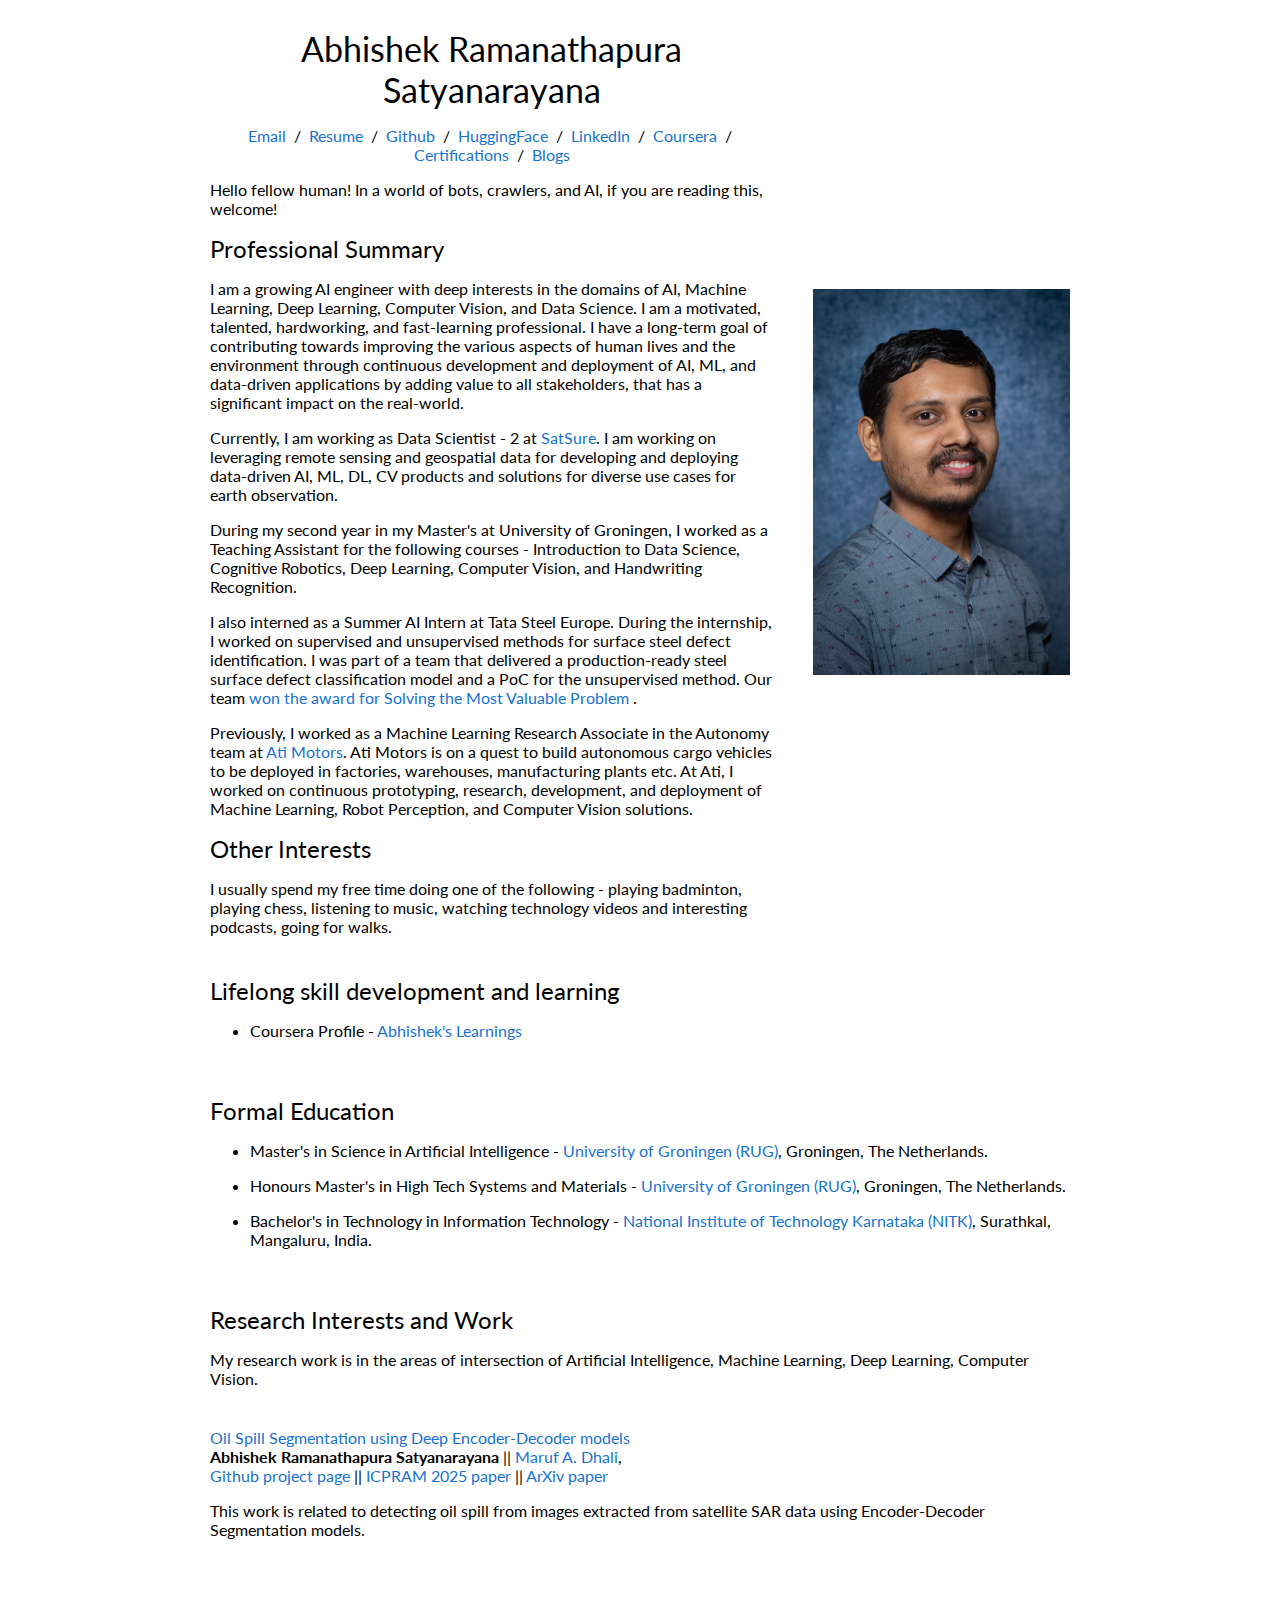
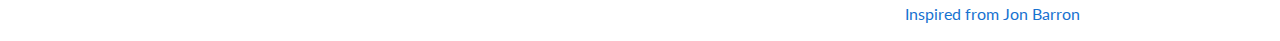
<file: index.html>
<!DOCTYPE HTML PUBLIC "-//W3C//DTD HTML 4.01 Transitional//EN">
<html>

<head>
  <meta name=viewport content=“width=800”>
  <meta name="generator" content="HTML Tidy for Linux/x86 (vers 11 February 2007), see www.w3.org">
  <meta name="google-site-verification" content="XXjK99sZKdpFN8kxwbglvDK8Gbhanfx-QfZGGG_TU1M" />
  <style type="text/css">
    /* Color scheme stolen from Sergey Karayev */

    a {
      color: #1772d0;
      text-decoration: none;
    }

    a:focus,
    a:hover {
      color: #f09228;
      text-decoration: none;
    }

    body,
    td,
    th,
    tr,
    p,
    a {
      font-family: 'Lato', Verdana, Helvetica, sans-serif;
      font-size: 16px
    }

    strong {
      font-family: 'Lato', Verdana, Helvetica, sans-serif;
      font-size: 16px;
    }

    heading {
      font-family: 'Lato', Verdana, Helvetica, sans-serif;
      font-size: 24px;
    }

    papertitle {
      font-family: 'Lato', Verdana, Helvetica, sans-serif;
      font-size: 16px;
      font-weight: 700
    }

    name {
      font-family: 'Lato', Verdana, Helvetica, sans-serif;
      font-size: 34px;
    }

    #paper_img{
      width: 200px;
    }

    .fade {
      transition: opacity .2s ease-in-out;
      -moz-transition: opacity .2s ease-in-out;
      -webkit-transition: opacity .2s ease-in-out;
    }

    span.highlight {
      background-color: #ffffd0;
    }
  </style>

  <title>Abhishek Ramanathapura Satyanarayana</title>
  <meta http-equiv="Content-Type" content="text/html; charset=us-ascii">
  <link href='http://fonts.googleapis.com/css?family=Lato:400,700,400italic,700italic' rel='stylesheet' type='text/css'>
</head>

<body>
  <table width="900" border="0" align="center" cellspacing="0" cellpadding="0">
    <tr>
      <td>
        <table width="100%" align="center" border="0" cellspacing="0" cellpadding="20">
          <tr>
            <td width="67%" valign="middle">
              <p align="center">
                <name>Abhishek Ramanathapura Satyanarayana</name>
              </p>

              <p align="center">
                <a href="mailto:abhishek.r.satyanarayana.4@gmail.com">Email</a> &nbsp/&nbsp
		            <a href="assets/docs/Resume_Abhishek_R_S.pdf">Resume</a> &nbsp/&nbsp
                <a href="https://www.github.com/abhishekrs4">Github</a> &nbsp/&nbsp
                <a href="https://www.huggingface.co/abhishekrs4">HuggingFace</a> &nbsp/&nbsp
                <a href="https://www.linkedin.com/in/abhishek-ramanathapura-satyanarayana-862608a0/">LinkedIn</a> &nbsp/&nbsp
                <a href="https://www.coursera.org/learner/abhishek-r-s">Coursera</a> &nbsp/&nbsp
                <a href="https://github.com/AbhishekRS4/Certifications">Certifications</a> &nbsp/&nbsp
                <a href="blogs/blogs.html"> Blogs </a>
              </p>

              <p>
                Hello fellow human! In a world of bots, crawlers, and AI, if you are reading this, welcome!
                <br>
              </p>

              <heading>Professional Summary</heading>
              <p>
                I am a growing AI engineer with deep interests in the domains of AI,
                Machine Learning, Deep Learning, Computer Vision, and Data Science.
                I am a motivated, talented, hardworking, and fast-learning professional.
                I have a long-term goal of contributing towards improving
                the various aspects of human lives and the environment through
                continuous development and deployment of AI, ML, and data-driven applications
                by adding value to all stakeholders, that has a significant impact on the real-world.
	            </p>

              <p>
                Currently, I am working as Data Scientist - 2 at <a href="https://www.satsure.co/">SatSure</a>.
                I am working on leveraging remote sensing and geospatial data for developing and deploying
                data-driven AI, ML, DL, CV products and solutions for diverse use cases for earth observation.
              </p>

              <p>
                During my second year in my Master's at University of Groningen, I worked as a Teaching Assistant
                for the following courses - Introduction to Data Science, Cognitive Robotics, Deep Learning,
                Computer Vision, and Handwriting Recognition.
              </p>

              <p>
                I also interned as a Summer AI Intern at Tata Steel Europe. During the internship, I worked on
                supervised and unsupervised methods for surface steel defect identification. I was part of a team
                that delivered a production-ready steel surface defect classification model and a PoC for the
                unsupervised method. Our team <a href="https://www.linkedin.com/feed/update/urn:li:activity:6976222093214396416/">
                won the award for Solving the Most Valuable Problem </a>.
              </p>

              <p>
                Previously, I worked as a Machine Learning Research Associate in the Autonomy team
                at <a href="https://www.atimotors.com/">Ati Motors</a>. Ati Motors is
                on a quest to build autonomous cargo vehicles to be deployed in
                factories, warehouses, manufacturing plants etc. At Ati, I worked
                on continuous prototyping, research, development, and deployment of
                Machine Learning, Robot Perception, and Computer Vision solutions.
              </p>

              <heading>Other Interests</heading>
              <p>
                I usually spend my free time doing one of the following - playing badminton, playing chess,
                listening to music, watching technology videos and interesting podcasts, going for walks.
              </p>
            </td>

            <td width="50%">
              <img width="100%" src="images/Abhishek_R_S.jpg">
            </td>
          </tr>
        </table>


        <table width="100%" align="center" border="0" cellspacing="0" cellpadding="20">
          <tr>
            <td>
              <heading>Lifelong skill development and learning</heading>
              <ul>
                <li>
                  <p>
                  Coursera Profile - <a href="https://www.coursera.org/learner/abhishek-r-s">Abhishek's Learnings</a>
                  </p>
                </li>
              </ul>
            </td>
          </tr>

          <tr>
            <td>
              <heading>Formal Education</heading>
              <ul>
                <li>
                  <p>
                  Master's in Science in Artificial Intelligence - <a href="https://www.rug.nl/">
                  University of Groningen (RUG)</a>, Groningen, The Netherlands.
                  </p>
                </li>
              </ul>

              <ul>
                <li>
                  <p>
                  Honours Master's in High Tech Systems and Materials - <a href="https://www.rug.nl/fse/education/htsm/?lang=en">
                  University of Groningen (RUG)</a>, Groningen, The Netherlands.
                  </p>
                </li>
              </ul>

              <ul>
                <li>
                  <p>
                  Bachelor's in Technology in Information Technology - <a href="http://nitk.ac.in/">
                  National Institute of Technology Karnataka (NITK)</a>, Surathkal, Mangaluru, India.
                  </p>
                </li>
              </ul>
            </td>
          </tr>
        </table>



        <table width="100%" align="center" border="0" cellspacing="0" cellpadding="20">
          <tr>
            <td width="100%" valign="middle">
              <heading>Research Interests and Work</heading>
              <p>
              My research work is in the areas of intersection of Artificial Intelligence, Machine Learning, Deep Learning, Computer Vision.
              </p>
            </td>
          </tr>

          <tr>
            <td style="width:100%;vertical-align:middle">
              <a href="https://www.scitepress.org/PublicationsDetail.aspx?ID=vkytS8s+DA8=&t=1">
                <span class="papertitle">Oil Spill Segmentation using Deep Encoder-Decoder models</span>
              </a>
              <br>

              <strong>Abhishek Ramanathapura Satyanarayana</strong>
              ||
              <a href="https://scholar.google.com/citations?user=vCM4STkAAAAJ&hl=en">Maruf A. Dhali</a>,
              <br>

              <a href="https://github.com/AbhishekRS4/HTSM_Oil_Spill_Segmentation">Github project page </a>
              ||
              <a href="https://www.scitepress.org/PublicationsDetail.aspx?ID=vkytS8s+DA8=&t=1">ICPRAM 2025 paper </a>
              ||
              <a href="https://arxiv.org/abs/2305.01386">ArXiv paper</a>
              <p>
              This work is related to detecting oil spill from images extracted from satellite SAR data using Encoder-Decoder Segmentation models.
              </p>
            </td>
          </tr>
        </table>

        <table width="100%" align="center" border="0" cellspacing="0" cellpadding="10">
          <tr>
            <td>
              <br>
              <p align="right">
                <font size="2">
                <a href="http://www.cs.berkeley.edu/~barron/">Inspired from Jon Barron</a>
                </font>
              </p>
            </td>
          </tr>
        </table>

      </td>
    </tr>
  </table>
</body>

</html>
</file>
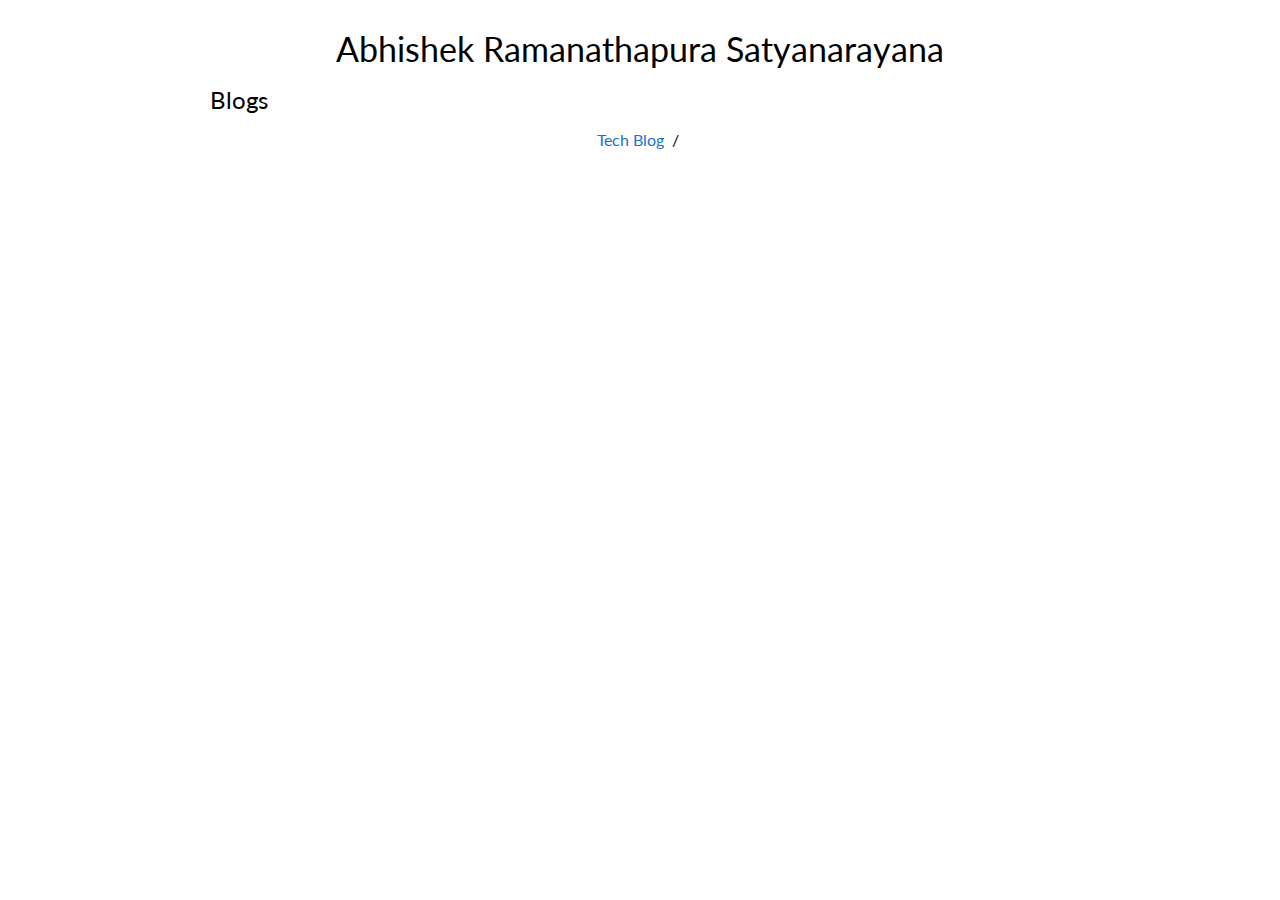
<file: blogs/blogs.html>
<!DOCTYPE HTML PUBLIC "-//W3C//DTD HTML 4.01 Transitional//EN">
<html>

<head>
  <meta name=viewport content=“width=800”>
  <meta name="generator" content="HTML Tidy for Linux/x86 (vers 11 February 2007), see www.w3.org">
  <meta name="google-site-verification" content="XXjK99sZKdpFN8kxwbglvDK8Gbhanfx-QfZGGG_TU1M" />
  <style type="text/css">
    /* Color scheme stolen from Sergey Karayev */

    a {
      color: #1772d0;
      text-decoration: none;
    }

    a:focus,
    a:hover {
      color: #f09228;
      text-decoration: none;
    }

    body,
    td,
    th,
    tr,
    p,
    a {
      font-family: 'Lato', Verdana, Helvetica, sans-serif;
      font-size: 16px
    }

    strong {
      font-family: 'Lato', Verdana, Helvetica, sans-serif;
      font-size: 16px;
    }

    heading {
      font-family: 'Lato', Verdana, Helvetica, sans-serif;
      font-size: 24px;
    }

    papertitle {
      font-family: 'Lato', Verdana, Helvetica, sans-serif;
      font-size: 16px;
      font-weight: 700
    }

    name {
      font-family: 'Lato', Verdana, Helvetica, sans-serif;
      font-size: 34px;
    }

    #paper_img{
      width: 200px;
    }

    .fade {
      transition: opacity .2s ease-in-out;
      -moz-transition: opacity .2s ease-in-out;
      -webkit-transition: opacity .2s ease-in-out;
    }

    span.highlight {
      background-color: #ffffd0;
    }
  </style>

  <title>Abhishek Ramanathapura Satyanarayana</title>
  <meta http-equiv="Content-Type" content="text/html; charset=us-ascii">
  <link href='http://fonts.googleapis.com/css?family=Lato:400,700,400italic,700italic' rel='stylesheet' type='text/css'>
</head>

<body>
  <table width="900" border="0" align="center" cellspacing="0" cellpadding="0">
    <tr>
      <td>
        <table width="100%" align="center" border="0" cellspacing="0" cellpadding="20">
          <tr>
            <td width="67%" valign="middle">
              <p align="center">
                <name>Abhishek Ramanathapura Satyanarayana</name>
              </p>

              <heading>Blogs</heading>

              <p align="center">
                <a href="tech_blogs/tech_blogs.html"> Tech Blog </a> &nbsp/&nbsp
              </p>
            </td>
          </tr>
        </table>
      </td>
    </tr>
  </table>
</body>

</html>
</file>
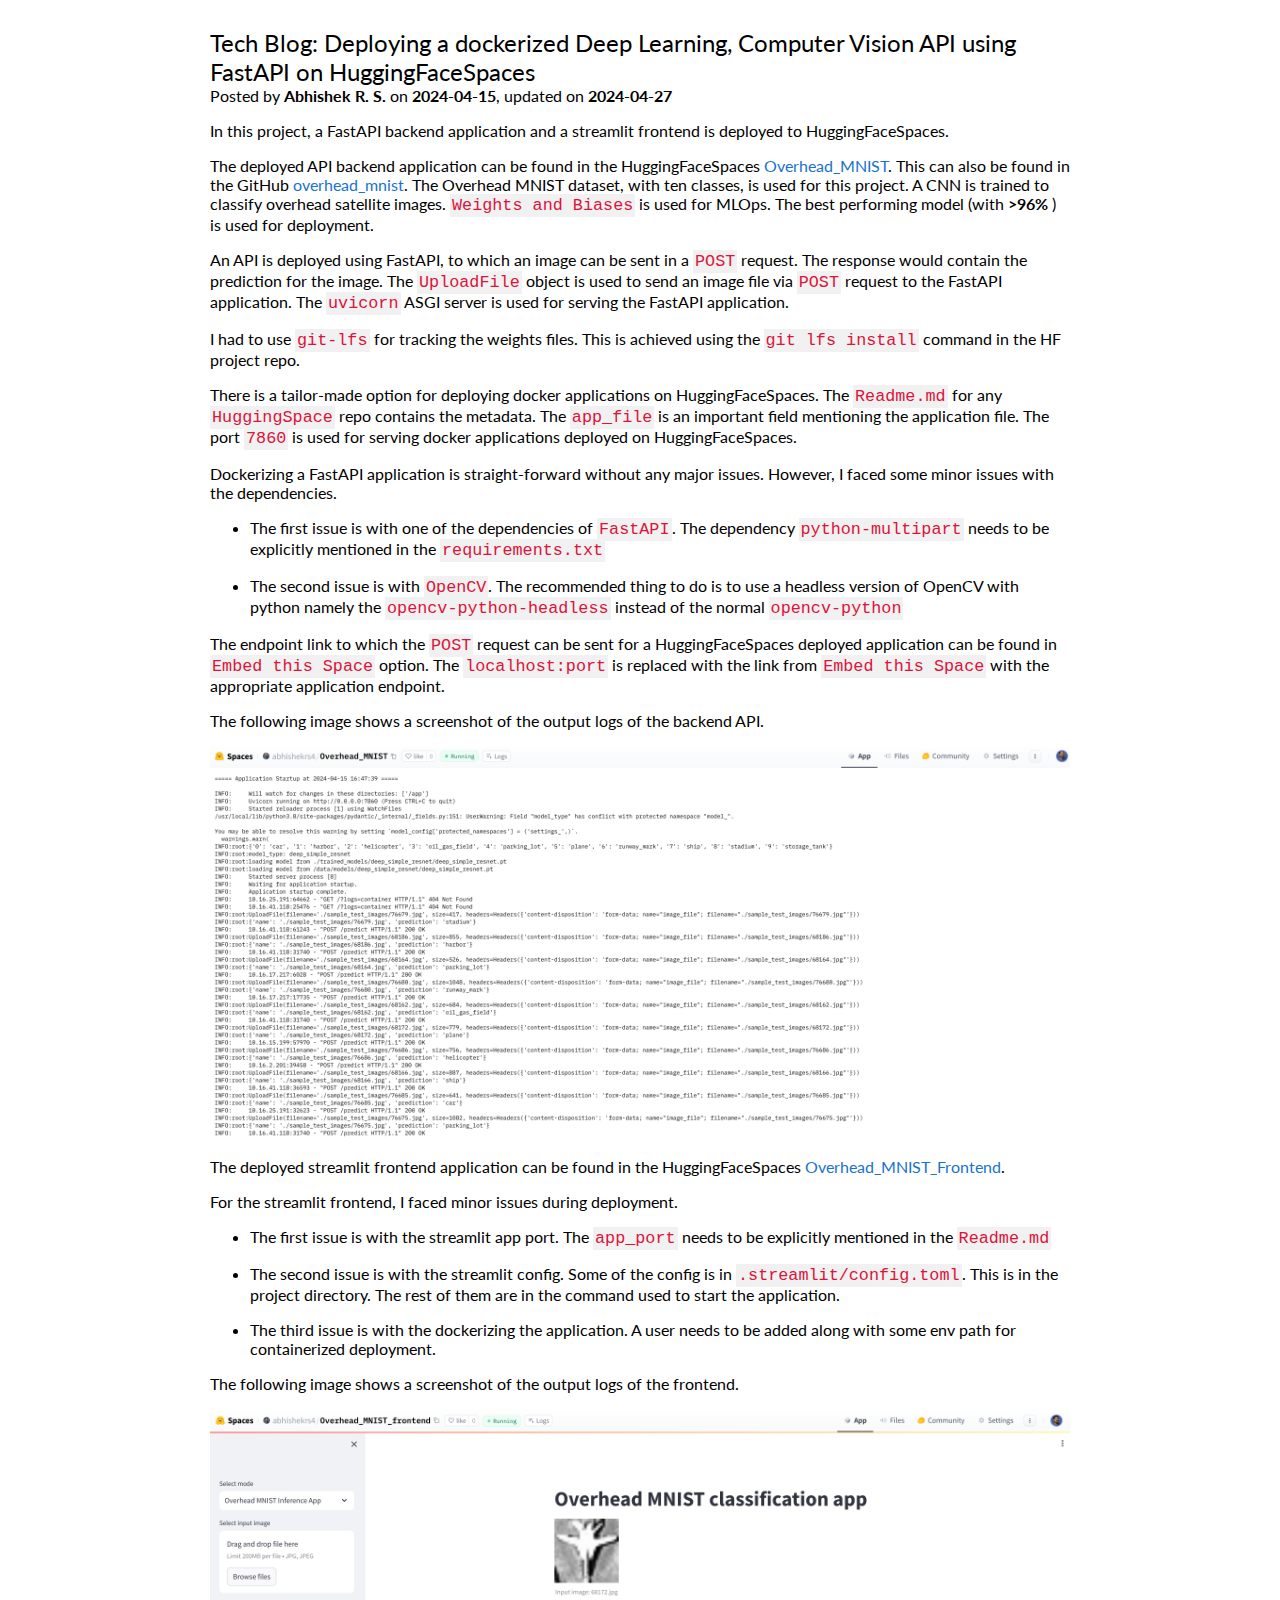
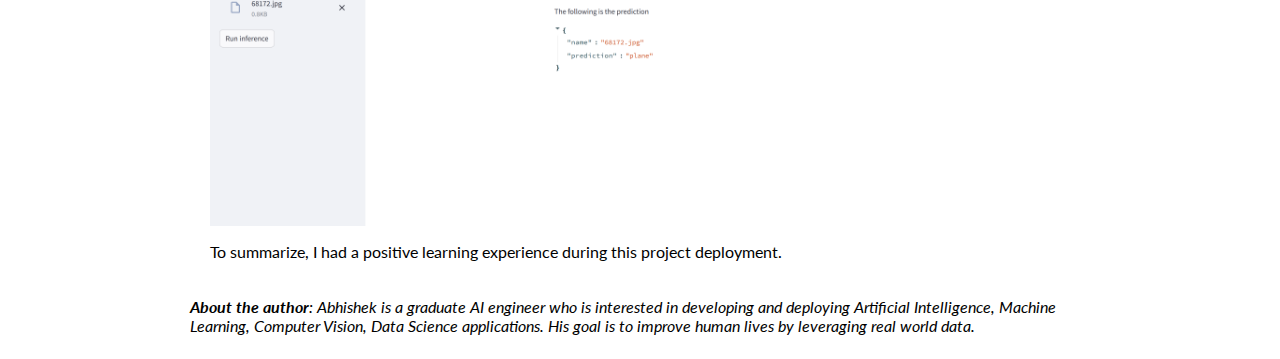
<file: blogs/tech_blogs/tech_blog_1.html>
<!DOCTYPE HTML PUBLIC "-//W3C//DTD HTML 4.01 Transitional//EN">
<html>

<head>
  <meta name=viewport content=“width=800”>
  <meta name="generator" content="HTML Tidy for Linux/x86 (vers 11 February 2007), see www.w3.org">
  <meta name="google-site-verification" content="XXjK99sZKdpFN8kxwbglvDK8Gbhanfx-QfZGGG_TU1M" />
  <style type="text/css">
    /* Color scheme stolen from Sergey Karayev */

    a {
      color: #1772d0;
      text-decoration: none;
    }

    a:focus,
    a:hover {
      color: #f09228;
      text-decoration: none;
    }

    body,
    td,
    th,
    tr,
    p,
    a {
      font-family: 'Lato', Verdana, Helvetica, sans-serif;
      font-size: 16px
    }

    strong {
      font-family: 'Lato', Verdana, Helvetica, sans-serif;
      font-size: 16px;
    }

    heading {
      font-family: 'Lato', Verdana, Helvetica, sans-serif;
      font-size: 24px;
    }

    papertitle {
      font-family: 'Lato', Verdana, Helvetica, sans-serif;
      font-size: 16px;
      font-weight: 700
    }

    name {
      font-family: 'Lato', Verdana, Helvetica, sans-serif;
      font-size: 34px;
    }

    #paper_img{
      width: 200px;
    }

    .fade {
      transition: opacity .2s ease-in-out;
      -moz-transition: opacity .2s ease-in-out;
      -webkit-transition: opacity .2s ease-in-out;
    }

    span.highlight {
      background-color: #ffffd0;
    }
  </style>

  <title>Abhishek Ramanathapura Satyanarayana</title>
  <meta http-equiv="Content-Type" content="text/html; charset=us-ascii">
  <link href='http://fonts.googleapis.com/css?family=Lato:400,700,400italic,700italic' rel='stylesheet' type='text/css'>
  <link href="../../assets/css/tech_blog.css" rel="stylesheet">
</head>

<body>
  <table width="900" border="0" align="center" cellspacing="0" cellpadding="0">
    <tr>
      <td>
        <table width="100%" align="center" border="0" cellspacing="0" cellpadding="20">
          <tr>
            <td width="67%" valign="middle">
              <heading>
                Tech Blog: Deploying a dockerized Deep Learning, Computer Vision API using FastAPI on HuggingFaceSpaces
              </heading>
              <br>
              <span> Posted by <strong>Abhishek R. S.</strong> on <strong>2024-04-15</strong>, updated on <strong>2024-04-27</strong> </span>

              <p>
                In this project, a FastAPI backend application and a streamlit frontend is deployed to HuggingFaceSpaces.
              </p>

              <p>
                The deployed API backend application can be found in the HuggingFaceSpaces
                <a href="https://huggingface.co/spaces/abhishekrs4/Overhead_MNIST">Overhead_MNIST</a>.
                This can also be found in the GitHub <a href="https://huggingface.co/spaces/abhishekrs4/Overhead_MNIST">overhead_mnist</a>.
                The Overhead MNIST dataset, with ten classes, is used for this project.
                A CNN is trained to classify overhead satellite images. <code>Weights and Biases</code> is used for MLOps.
                The best performing model (with <strong> >96% </strong>) is used for deployment.
              </p>

              <p>
                An API is deployed using FastAPI, to which an image can be sent in a <code>POST</code> request.
                The response would contain the prediction for the image. The <code>UploadFile</code> object is used to
                send an image file via <code>POST</code> request to the FastAPI application.
                The <code>uvicorn</code> ASGI server is used for serving the FastAPI application.
              </p>

              <p>
                I had to use <code>git-lfs</code> for tracking the weights files.
                This is achieved using the <code>git lfs install</code> command in the HF project repo.
              </p>

              </p>
                There is a tailor-made option for deploying docker applications on HuggingFaceSpaces.
                The <code>Readme.md</code> for any <code>HuggingSpace</code> repo contains the metadata.
                The <code>app_file</code> is an important field mentioning the application file.
                The port <code>7860</code> is used for serving docker applications deployed on HuggingFaceSpaces.
              </p>

              <p>
                Dockerizing a FastAPI application is straight-forward without any major issues.
                However, I faced some minor issues with the dependencies.
              </p>

              <ul>
                <li>
                  <p>
                    The first issue is with one of the dependencies of <code>FastAPI</code>.
                    The dependency <code>python-multipart</code> needs to be explicitly
                    mentioned in the <code>requirements.txt</code>
                  </p>
                </li>
                <li>
                  <p>
                    The second issue is with <code>OpenCV</code>. The recommended thing to do
                    is to use a headless version of OpenCV with python namely the <code>opencv-python-headless</code>
                    instead of the normal <code>opencv-python</code>
                  </p>
                </li>
              </ul>

              <p>
                The endpoint link to which the <code>POST</code> request can be sent for a HuggingFaceSpaces
                deployed application can be found in <code>Embed this Space</code> option. The <code>localhost:port</code>
                is replaced with the link from <code>Embed this Space</code> with the appropriate application endpoint.
              </p>

              <p>
                The following image shows a screenshot of the output logs of the backend API.
              </p>

              <div class="featured-image">
                <img src="../../assets/images/tech_blogs/blog_1/overhead_mnist_backend_hf.png" width="100%">
              </div>

              <p>
                The deployed streamlit frontend application can be found in the HuggingFaceSpaces
                <a href="https://huggingface.co/spaces/abhishekrs4/Overhead_MNIST_frontend">Overhead_MNIST_Frontend</a>.
              </p>

              <p>
                For the streamlit frontend, I faced minor issues during deployment.
              </p>

              <ul>
                <li>
                  <p>
                    The first issue is with the streamlit app port.
                    The <code>app_port</code> needs to be explicitly
                    mentioned in the <code>Readme.md</code>
                  </p>
                </li>
                <li>
                  <p>
                    The second issue is with the streamlit config. Some of the config is in <code>.streamlit/config.toml</code>.
                    This is in the project directory. The rest of them are in the command used to start the application.
                  </p>
                </li>
                <li>
                  <p>
                    The third issue is with the dockerizing the application. A user needs to be added along
                    with some env path for containerized deployment.
                  </p>
                </li>
              </ul>

              <p>
                The following image shows a screenshot of the output logs of the frontend.
              </p>

              <div class="featured-image">
                <img src="../../assets/images/tech_blogs/blog_1/overhead_mnist_frontend_hf.png" width="100%">
              </div>

              <p>
                To summarize, I had a positive learning experience during this project deployment.
              </p>
            </td>
          </tr>
        </table>

        <table width="100%" align="center" border="0" cellspacing="0" cellpadding="20">
          <p>
            <i>
              <strong>About the author</strong>: Abhishek is a graduate AI engineer who is interested
              in developing and deploying Artificial Intelligence, Machine Learning, Computer Vision, Data Science
              applications. His goal is to improve human lives by leveraging real world data.
            </i>
          </p>
        </table>

      </td>
    </tr>
  </table>
</body>

</html>
</file>
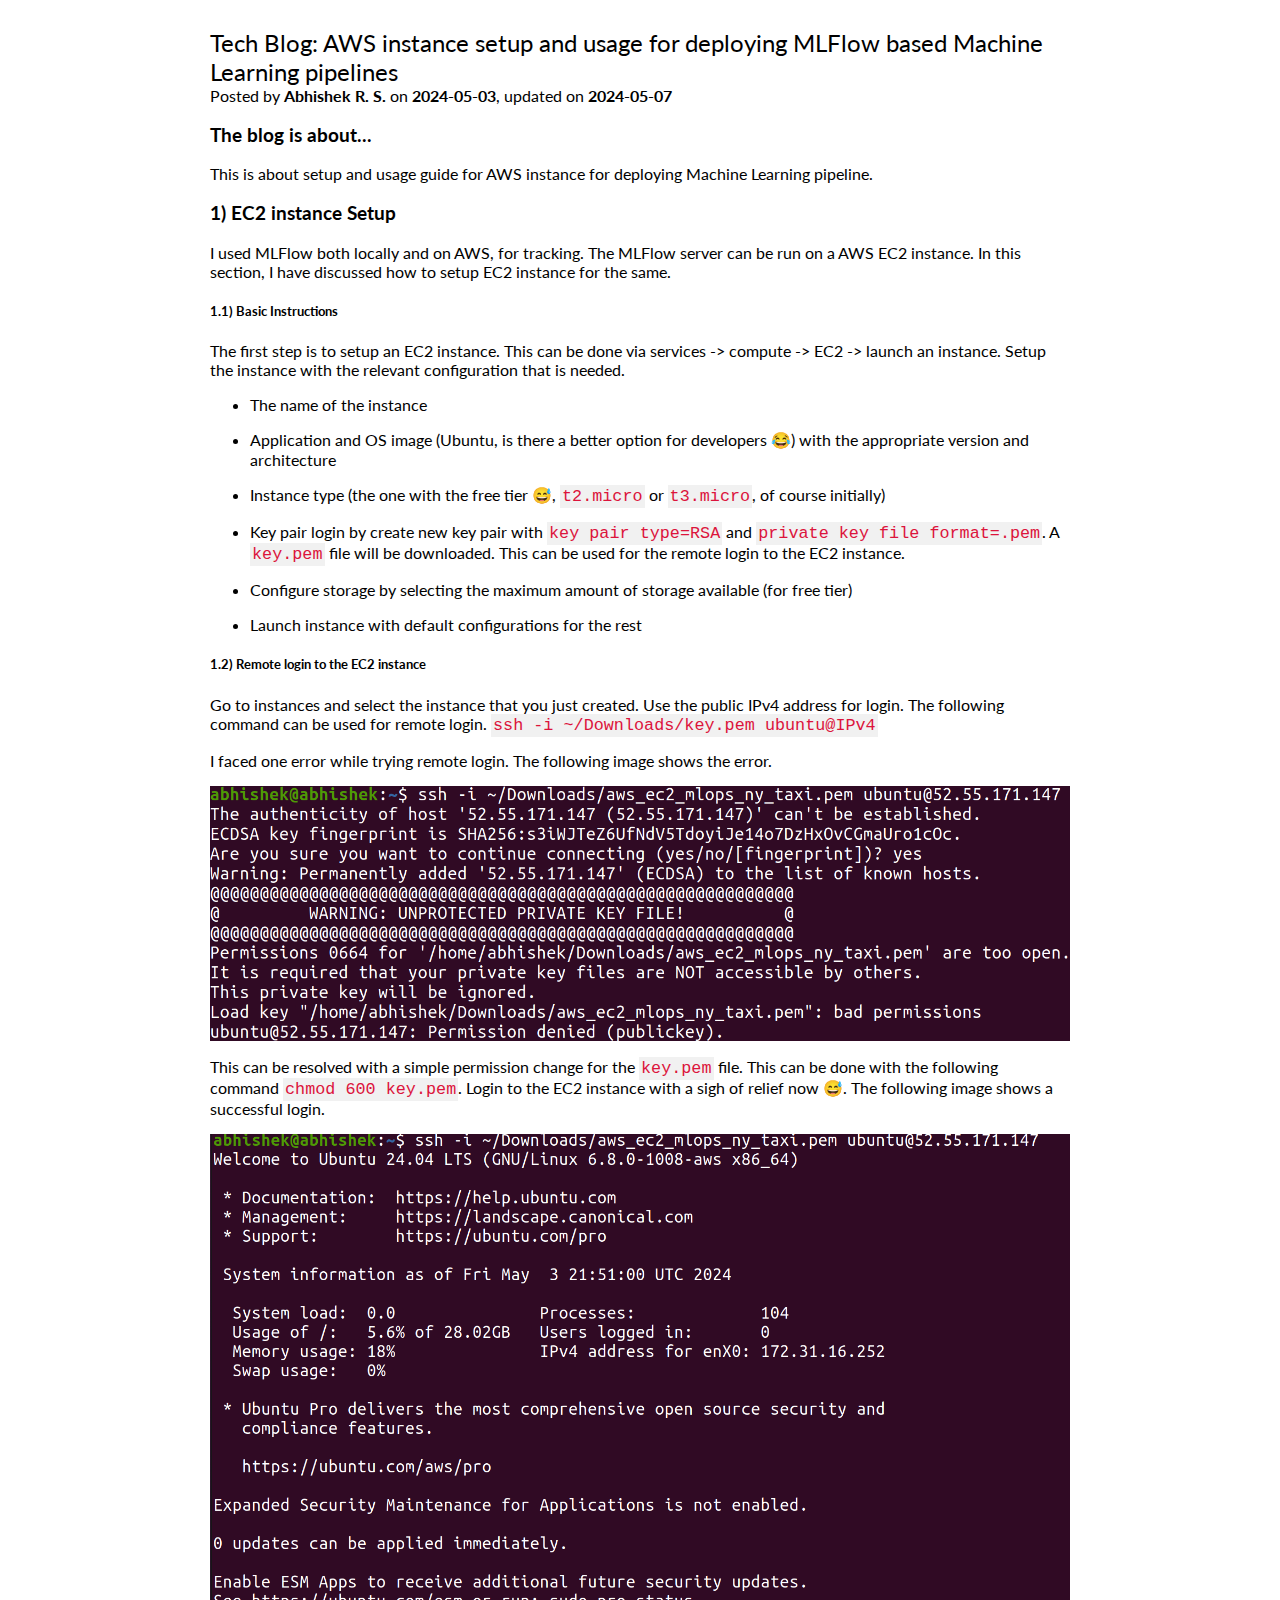
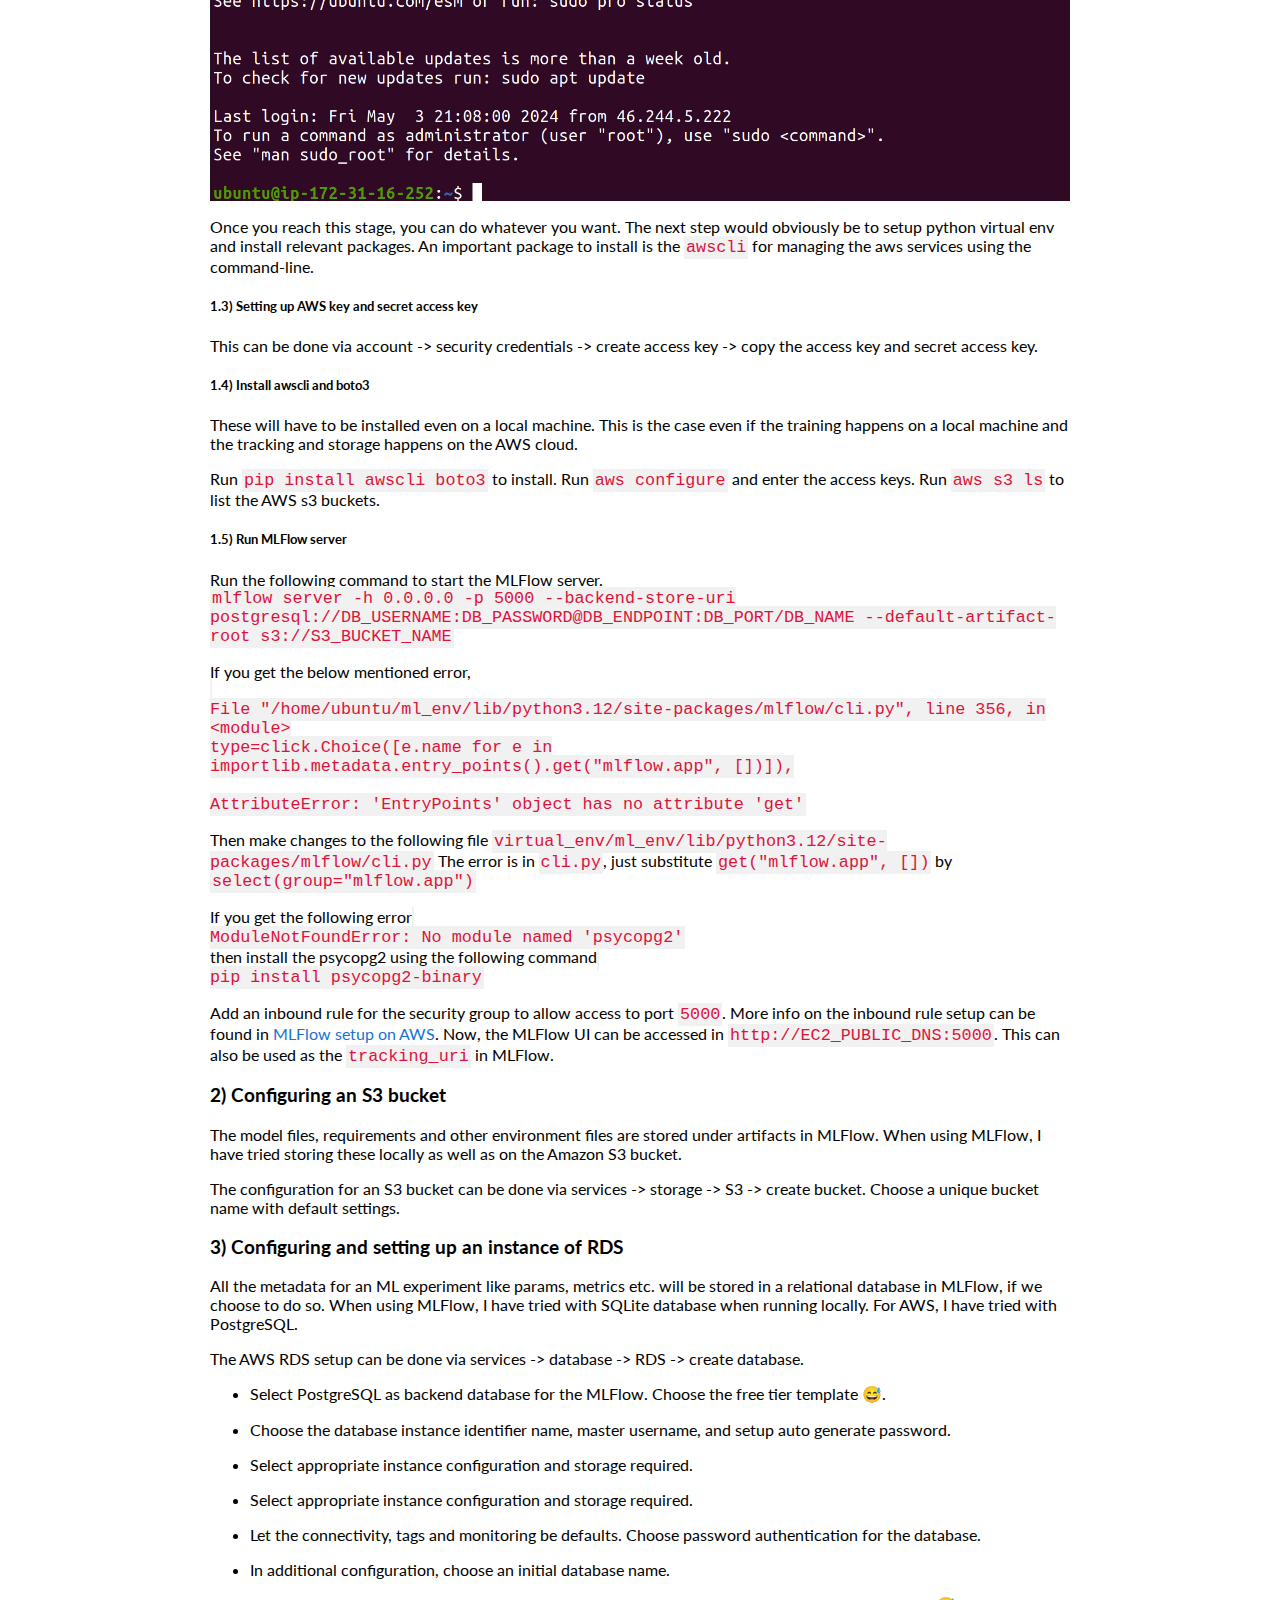
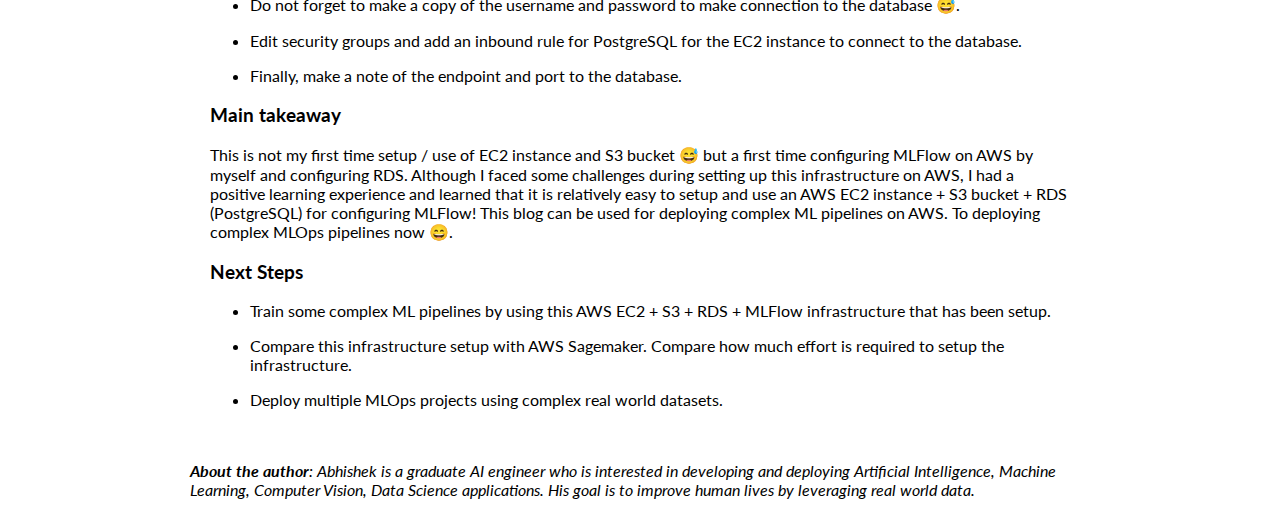
<file: blogs/tech_blogs/tech_blog_2.html>
<!DOCTYPE HTML PUBLIC "-//W3C//DTD HTML 4.01 Transitional//EN">
<html>

<head>
  <meta name=viewport content=“width=800”>
  <meta name="generator" content="HTML Tidy for Linux/x86 (vers 11 February 2007), see www.w3.org">
  <meta name="google-site-verification" content="XXjK99sZKdpFN8kxwbglvDK8Gbhanfx-QfZGGG_TU1M" />
  <style type="text/css">
    /* Color scheme stolen from Sergey Karayev */

    a {
      color: #1772d0;
      text-decoration: none;
    }

    a:focus,
    a:hover {
      color: #f09228;
      text-decoration: none;
    }

    body,
    td,
    th,
    tr,
    p,
    a {
      font-family: 'Lato', Verdana, Helvetica, sans-serif;
      font-size: 16px
    }

    strong {
      font-family: 'Lato', Verdana, Helvetica, sans-serif;
      font-size: 16px;
    }

    heading {
      font-family: 'Lato', Verdana, Helvetica, sans-serif;
      font-size: 24px;
    }

    papertitle {
      font-family: 'Lato', Verdana, Helvetica, sans-serif;
      font-size: 16px;
      font-weight: 700
    }

    name {
      font-family: 'Lato', Verdana, Helvetica, sans-serif;
      font-size: 34px;
    }

    #paper_img{
      width: 200px;
    }

    .fade {
      transition: opacity .2s ease-in-out;
      -moz-transition: opacity .2s ease-in-out;
      -webkit-transition: opacity .2s ease-in-out;
    }

    span.highlight {
      background-color: #ffffd0;
    }
  </style>

  <title>Abhishek Ramanathapura Satyanarayana</title>
  <meta http-equiv="Content-Type" content="text/html; charset=us-ascii">
  <link href='http://fonts.googleapis.com/css?family=Lato:400,700,400italic,700italic' rel='stylesheet' type='text/css'>
  <link href="../../assets/css/tech_blog.css" rel="stylesheet">
</head>

<body>
  <table width="900" border="0" align="center" cellspacing="0" cellpadding="0">
    <tr>
      <td>
        <table width="100%" align="center" border="0" cellspacing="0" cellpadding="20">
          <tr>
            <td width="67%" valign="middle">
              <heading>
                Tech Blog: AWS instance setup and usage for deploying MLFlow based Machine Learning pipelines
              </heading>
              <br>
              <span> Posted by <strong>Abhishek R. S.</strong> on <strong>2024-05-03</strong>, updated on <strong>2024-05-07</strong> </span>

              <!-- General info about the project -->
              <h3>The blog is about...</h3>
              <p>
                This is about setup and usage guide for AWS instance for deploying Machine Learning pipeline.
              </p>

              <!-- Some specific info about the project -->
              <h3>1) EC2 instance Setup</h3>
              <p>
                I used MLFlow both locally and on AWS, for tracking. The MLFlow server can be run on a AWS EC2 instance.
                In this section, I have discussed how to setup EC2 instance for the same.
              </p>
              <h5>1.1) Basic Instructions</h5>
              <p>
                The first step is to setup an EC2 instance. This can be done via services -> compute -> EC2 -> launch an instance.
                Setup the instance with the relevant configuration that is needed.
                <ul>
                  <li>
                    <p>
                      The name of the instance
                    </p>
                  </li>
                  <li>
                    <p>
                      Application and OS image (Ubuntu, is there a better option for developers &#128514;)
                      with the appropriate version and architecture
                    </p>
                  </li>
                  <li>
                    <p>
                      Instance type (the one with the free tier &#128517;, <code>t2.micro</code> or <code>t3.micro</code>, of course initially)
                    </p>
                  </li>
                  <li>
                    <p>
                      Key pair login by create new key pair with <code>key pair type=RSA</code> and <code>private key file format=.pem</code>.
                      A <code>key.pem</code> file will be downloaded. This can be used for the remote login to the EC2 instance.
                    </p>
                  </li>
                  <li>
                    <p>
                      Configure storage by selecting the maximum amount of storage available (for free tier)
                    </p>
                  </li>
                  <li>
                    <p>
                      Launch instance with default configurations for the rest
                    </p>
                  </li>
                </ul>
              </p>

              <h5>1.2) Remote login to the EC2 instance</h5>
              <p>
                Go to instances and select the instance that you just created. Use the public IPv4 address for login.
                The following command can be used for remote login.
                <code>ssh -i ~/Downloads/key.pem ubuntu@IPv4</code>
              </p>

              <!-- Some challenges faced during this project -->
              <p>
                I faced one error while trying remote login. The following image shows the error.
              </p>
              <div class="featured-image">
                <img src="../../assets/images/tech_blogs/blog_2/login_error_key_perm.png" width="100%">
              </div>

              <p>
                This can be resolved with a simple permission change for the <code>key.pem</code> file.
                This can be done with the following command <code>chmod 600 key.pem</code>.
                Login to the EC2 instance with a sigh of relief now &#128517;. The following
                image shows a successful login.
              </p>
              <div class="featured-image">
                <img src="../../assets/images/tech_blogs/blog_2/successful_login.png" width="100%">
              </div>

              <p>
                Once you reach this stage, you can do whatever you want. The next step would obviously
                be to setup python virtual env and install relevant packages. An important package to
                install is the <code>awscli</code> for managing the aws services using the command-line.
              </p>


              <h5>1.3) Setting up AWS key and secret access key</h5>
              <p>
                This can be done via account -> security credentials ->  create access key -> copy the access key and secret access key.
              </p>

              <h5>1.4) Install awscli and boto3</h5>
              These will have to be installed even on a local machine. This is the case even if the training happens
              on a local machine and the tracking and storage happens on the AWS cloud.
              <p>
                Run <code>pip install awscli boto3</code> to install.
                Run <code>aws configure</code> and enter the access keys.
                Run <code>aws s3 ls</code> to list the AWS s3 buckets.
              </p>

              <h5>1.5) Run MLFlow server</h5>
              <p>
                Run the following command to start the MLFlow server.
                <br>
                <code>mlflow server -h 0.0.0.0 -p 5000 --backend-store-uri postgresql://DB_USERNAME:DB_PASSWORD@DB_ENDPOINT:DB_PORT/DB_NAME --default-artifact-root s3://S3_BUCKET_NAME</code>
              </p>
              <p>
                If you get the below mentioned error,
                <br>
                <code>
                    File "/home/ubuntu/ml_env/lib/python3.12/site-packages/mlflow/cli.py", line 356, in &lt;module&gt;
                    type=click.Choice([e.name for e in importlib.metadata.entry_points().get("mlflow.app", [])]),

                    AttributeError: 'EntryPoints' object has no attribute 'get'
                </code>
              </p>
              <p>
                Then make changes to the following file
                <code>virtual_env/ml_env/lib/python3.12/site-packages/mlflow/cli.py</code>

                The error is in <code>cli.py</code>, just substitute <code>get("mlflow.app", [])</code> by <code>select(group="mlflow.app")</code>
              </p>
              <p>
                If you get the following error
                <code>
                  ModuleNotFoundError: No module named 'psycopg2'
                </code>

                then install the psycopg2 using the following command
                <code>
                  pip install psycopg2-binary
                </code>
              </p>
              <p>
                Add an inbound rule for the security group to allow access to port <code>5000</code>.
                More info on the inbound rule setup can be found in <a href="https://github.com/DataTalksClub/mlops-zoomcamp/blob/main/02-experiment-tracking/mlflow_on_aws.md">MLFlow setup on AWS</a>.
                Now, the MLFlow UI can be accessed in <code>http://EC2_PUBLIC_DNS:5000</code>. This can also be used as the <code>tracking_uri</code> in MLFlow.
              </p>

              <h3>2) Configuring an S3 bucket</h3>
              <p>
                The model files, requirements and other environment files are stored under artifacts in MLFlow.
                When using MLFlow, I have tried storing these locally as well as on the Amazon S3 bucket.
              </p>
              <p>
                The configuration for an S3 bucket can be done via services -> storage -> S3 -> create bucket.
                Choose a unique bucket name with default settings.
              </p>

              <h3>3) Configuring and setting up an instance of RDS</h3>
              <p>
                All the metadata for an ML experiment like params, metrics etc. will be stored in a relational database
                in MLFlow, if we choose to do so. When using MLFlow, I have tried with SQLite database when running locally.
                For AWS, I have tried with PostgreSQL.
              </p>
              <p>
                The AWS RDS setup can be done via services -> database -> RDS -> create database.
              </p>

              <ul>
                <li>
                  <p>
                    Select PostgreSQL as backend database for the MLFlow. Choose the free tier template &#128517;.
                  </p>
                </li>
                <li>
                  <p>
                    Choose the database instance identifier name, master username, and setup auto generate password.
                  </p>
                </li>
                <li>
                  <p>
                    Select appropriate instance configuration and storage required.
                  </p>
                </li>
                <li>
                  <p>
                    Select appropriate instance configuration and storage required.
                  </p>
                </li>
                <li>
                  <p>
                    Let the connectivity, tags and monitoring be defaults. Choose password authentication for the database.
                  </p>
                </li>
                <li>
                  <p>
                    In additional configuration, choose an initial database name.
                  </p>
                </li>
                <li>
                  <p>
                    Do not forget to make a copy of the username and password to make connection to the database &#128517;.
                  </p>
                </li>
                <li>
                  <p>
                    Edit security groups and add an inbound rule for PostgreSQL for the EC2 instance to connect to the database.
                  </p>
                </li>
                <li>
                  <p>
                    Finally, make a note of the endpoint and port to the database.
                  </p>
                </li>
              </ul>

              <!-- Some conclusions, learnings during this project -->
              <h3>Main takeaway</h3>
              <p>
                This is not my first time setup / use of EC2 instance and S3 bucket &#128517; but a first time configuring
                MLFlow on AWS by myself and configuring RDS. Although I faced some challenges during setting up this infrastructure on AWS,
                I had a positive learning experience and learned that it is relatively easy to setup and use an
                AWS EC2 instance + S3 bucket + RDS (PostgreSQL) for configuring MLFlow!
                This blog can be used for deploying complex ML pipelines on AWS. To deploying complex MLOps pipelines now &#128516;.
              </p>

              <!-- Future work ideas, to build on this project -->
              <h3>Next Steps</h3>
              <ul>
                <li>
                  <p>
                    Train some complex ML pipelines by using this AWS EC2 + S3 + RDS + MLFlow infrastructure that has been setup.
                  </p>
                </li>
                <li>
                  <p>
                    Compare this infrastructure setup with AWS Sagemaker. Compare how much effort is required to setup the infrastructure.
                  </p>
                </li>
                <li>
                  <p>
                    Deploy multiple MLOps projects using complex real world datasets.
                  </p>
                </li>
              </ul>
            </td>
          </tr>
        </table>

        <table width="100%" align="center" border="0" cellspacing="0" cellpadding="20">
          <p>
            <i>
              <strong>About the author</strong>: Abhishek is a graduate AI engineer who is interested
              in developing and deploying Artificial Intelligence, Machine Learning, Computer Vision, Data Science
              applications. His goal is to improve human lives by leveraging real world data.
            </i>
          </p>
        </table>

      </td>
    </tr>
  </table>
</body>

</html>
</file>
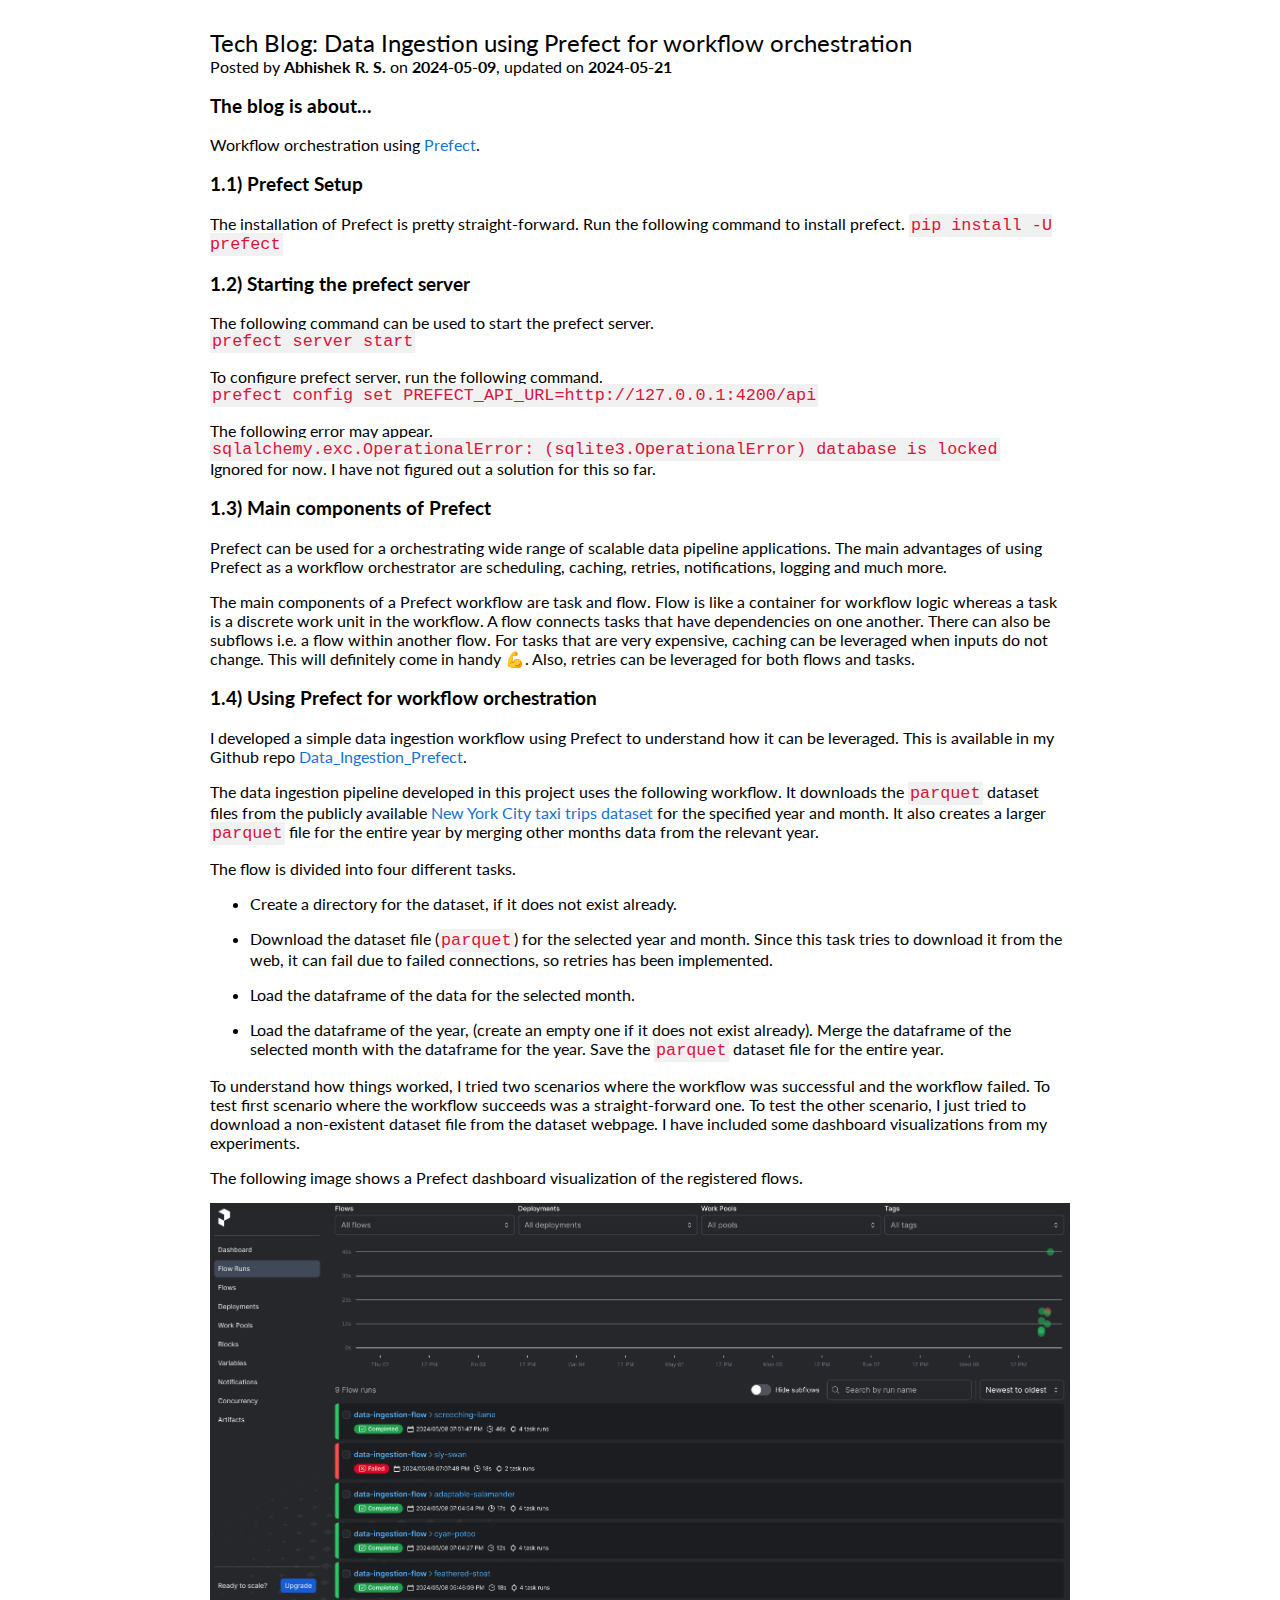
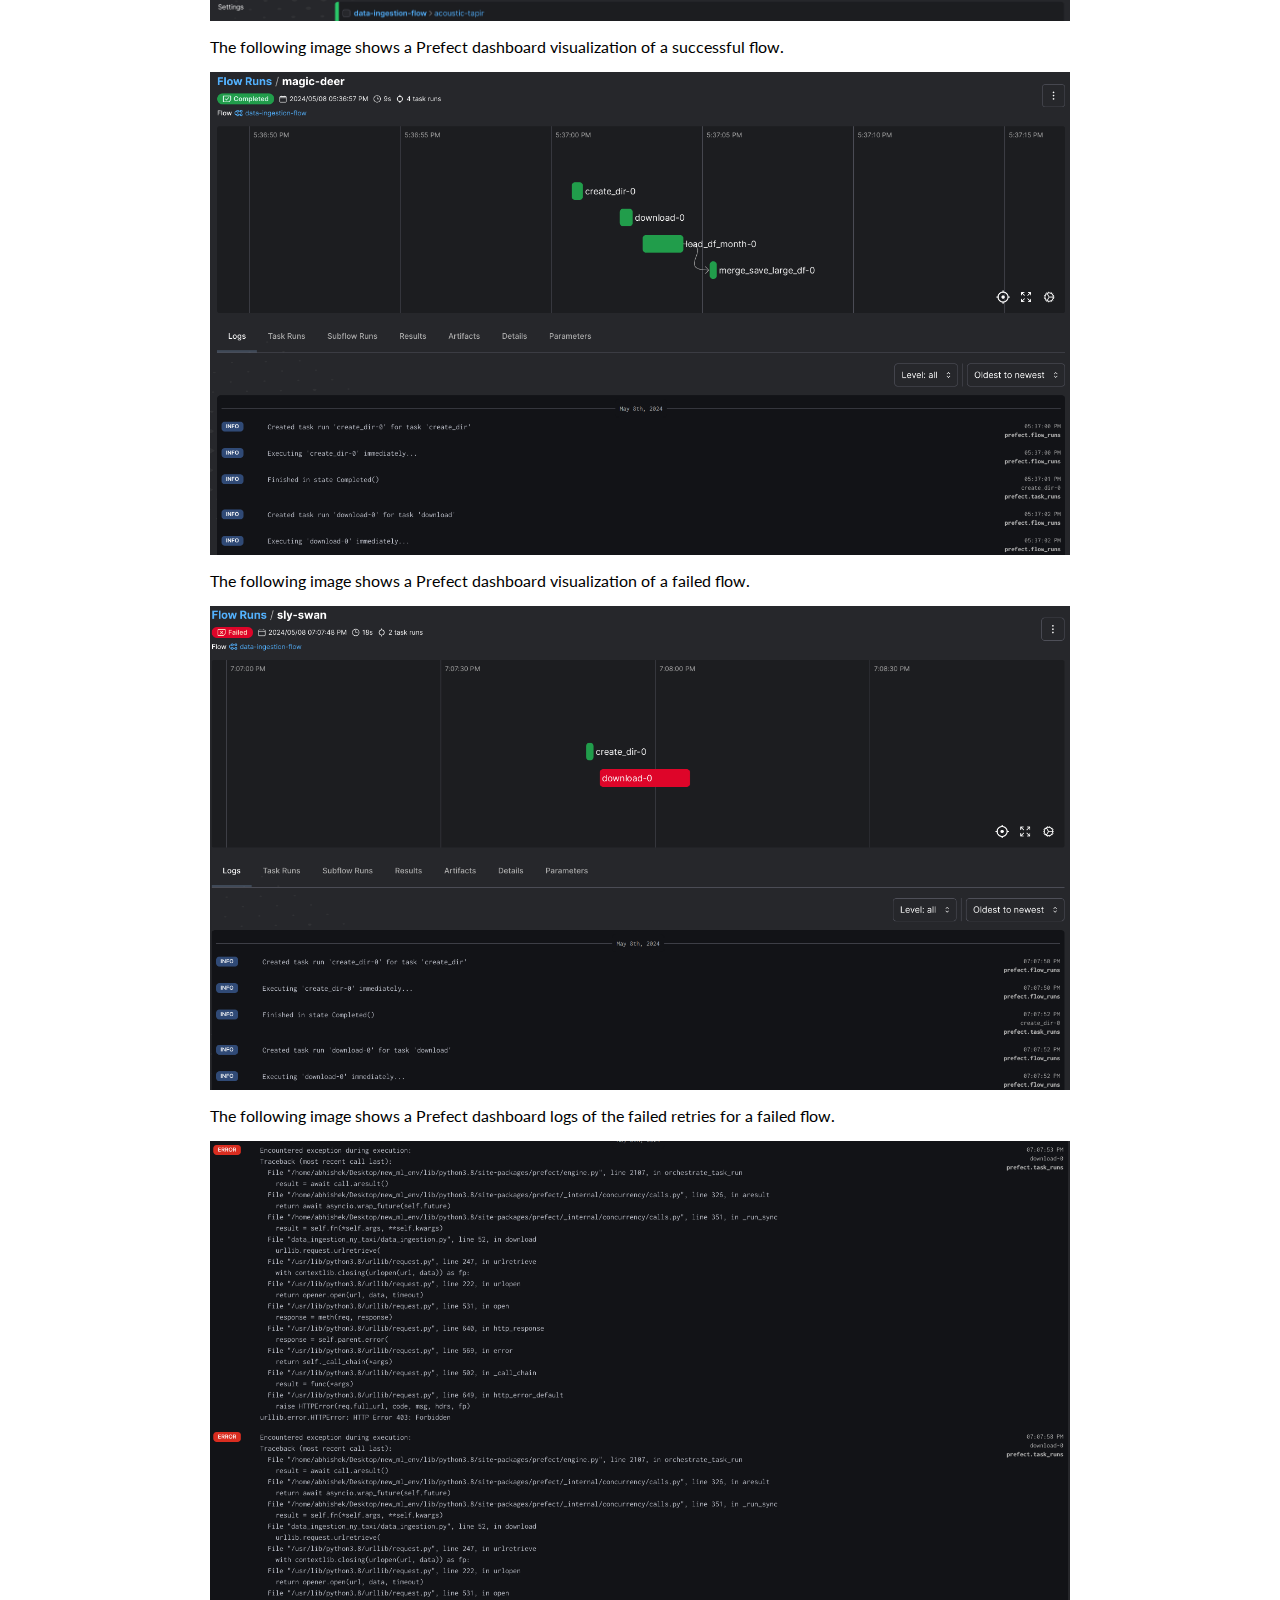
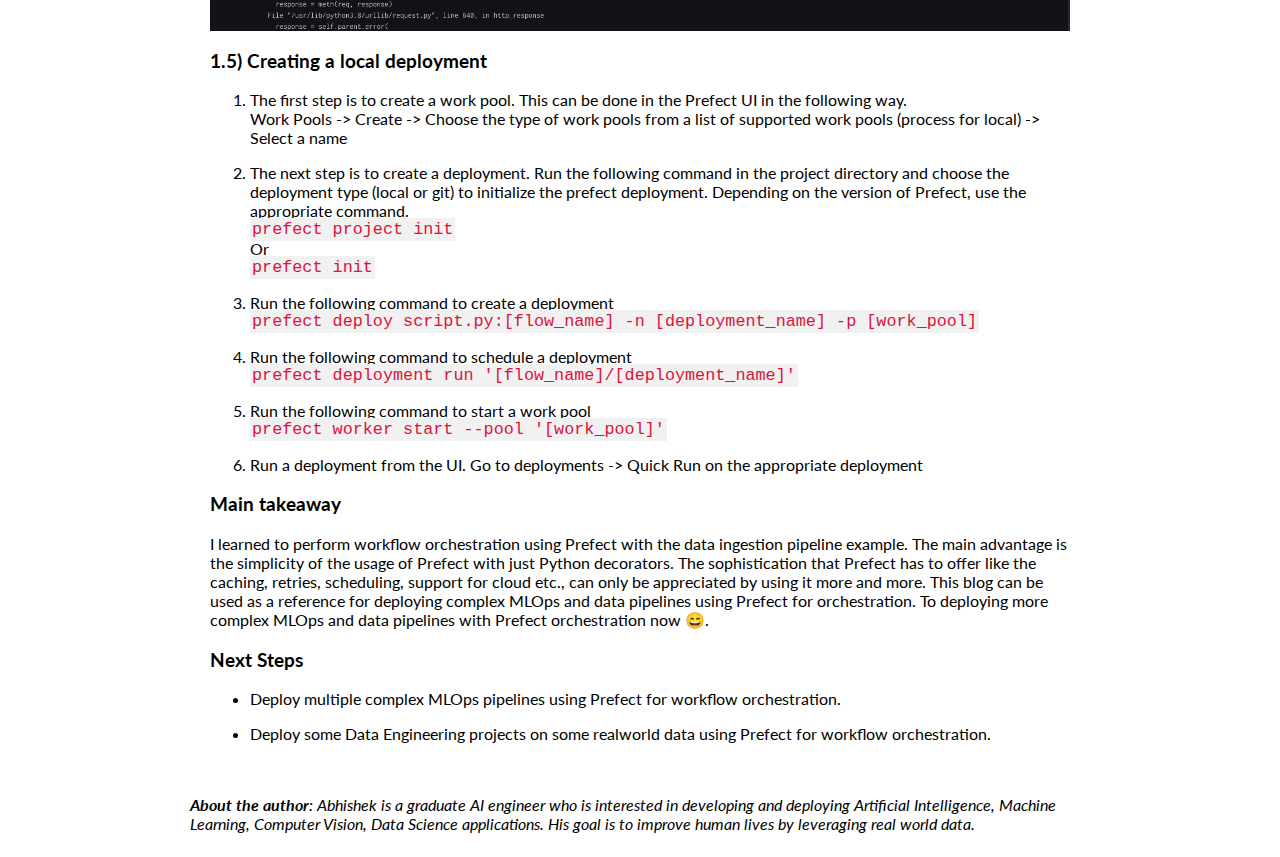
<file: blogs/tech_blogs/tech_blog_3.html>
<!DOCTYPE HTML PUBLIC "-//W3C//DTD HTML 4.01 Transitional//EN">
<html>

<head>
  <meta name=viewport content=“width=800”>
  <meta name="generator" content="HTML Tidy for Linux/x86 (vers 11 February 2007), see www.w3.org">
  <meta name="google-site-verification" content="XXjK99sZKdpFN8kxwbglvDK8Gbhanfx-QfZGGG_TU1M" />
  <style type="text/css">
    /* Color scheme stolen from Sergey Karayev */

    a {
      color: #1772d0;
      text-decoration: none;
    }

    a:focus,
    a:hover {
      color: #f09228;
      text-decoration: none;
    }

    body,
    td,
    th,
    tr,
    p,
    a {
      font-family: 'Lato', Verdana, Helvetica, sans-serif;
      font-size: 16px
    }

    strong {
      font-family: 'Lato', Verdana, Helvetica, sans-serif;
      font-size: 16px;
    }

    heading {
      font-family: 'Lato', Verdana, Helvetica, sans-serif;
      font-size: 24px;
    }

    papertitle {
      font-family: 'Lato', Verdana, Helvetica, sans-serif;
      font-size: 16px;
      font-weight: 700
    }

    name {
      font-family: 'Lato', Verdana, Helvetica, sans-serif;
      font-size: 34px;
    }

    #paper_img{
      width: 200px;
    }

    .fade {
      transition: opacity .2s ease-in-out;
      -moz-transition: opacity .2s ease-in-out;
      -webkit-transition: opacity .2s ease-in-out;
    }

    span.highlight {
      background-color: #ffffd0;
    }
  </style>

  <title>Abhishek Ramanathapura Satyanarayana</title>
  <meta http-equiv="Content-Type" content="text/html; charset=us-ascii">
  <link href='http://fonts.googleapis.com/css?family=Lato:400,700,400italic,700italic' rel='stylesheet' type='text/css'>
  <link href="../../assets/css/tech_blog.css" rel="stylesheet">
</head>

<body>
  <table width="900" border="0" align="center" cellspacing="0" cellpadding="0">
    <tr>
      <td>
        <table width="100%" align="center" border="0" cellspacing="0" cellpadding="20">
          <tr>
            <td width="67%" valign="middle">
              <heading>
                Tech Blog: Data Ingestion using Prefect for workflow orchestration
              </heading>
              <br>
              <span> Posted by <strong>Abhishek R. S.</strong> on <strong>2024-05-09</strong>, updated on <strong>2024-05-21</strong> </span>

              <!-- General info about the project -->
              <h3>The blog is about...</h3>
              <p>
                Workflow orchestration using <a href="https://docs.prefect.io/latest/">Prefect</a>.
              </p>

              <!-- Some specific info about the project -->
              <h3>1.1) Prefect Setup</h3>
              <p>
                The installation of Prefect is pretty straight-forward.
                Run the following command to install prefect.
                <code>pip install -U prefect</code>
              </p>

              <h3>1.2) Starting the prefect server</h3>
              <p>
                The following command can be used to start the prefect server.
                <br>
                <code>prefect server start</code>
              </p>

              <p>
                To configure prefect server, run the following command.
                <br>
                <code>prefect config set PREFECT_API_URL=http://127.0.0.1:4200/api</code>
              </p>

              <p>
                The following error may appear.
                <br>
                <code>sqlalchemy.exc.OperationalError: (sqlite3.OperationalError) database is locked</code>
                <br>
                Ignored for now. I have not figured out a solution for this so far.
              </p>

              <h3>1.3) Main components of Prefect</h3>
              <p>
                Prefect can be used for a orchestrating wide range of scalable data pipeline applications. The main
                advantages of using Prefect as a workflow orchestrator are scheduling, caching, retries,
                notifications, logging and much more.
              </p>

              <p>
                The main components of a Prefect workflow are task and flow. Flow is like a container for
                workflow logic whereas a task is a discrete work unit in the workflow. A flow connects tasks
                that have dependencies on one another. There can also be subflows i.e. a flow within another flow.
                For tasks that are very expensive, caching can be leveraged when inputs do not change.
                This will definitely come in handy &#128170;. Also, retries can be leveraged for both flows and tasks.
              </p>

              <h3>1.4) Using Prefect for workflow orchestration</h3>
              <p>
                I developed a simple data ingestion workflow using Prefect to understand how it can be leveraged.
                This is available in my Github repo <a href="https://github.com/AbhishekRS4/Data_Ingestion_Prefect">Data_Ingestion_Prefect</a>.
              </p>

              <p>
                The data ingestion pipeline developed in this project uses the following workflow.
                It downloads the <code>parquet</code> dataset files from the publicly available
                <a href="https://www.nyc.gov/site/tlc/about/tlc-trip-record-data.page">New York City taxi trips dataset </a>
                for the specified year and month. It also creates a larger <code>parquet</code> file for the
                entire year by merging other months data from the relevant year.
              </p>

              <p>
                The flow is divided into four different tasks.

                <ul>
                  <li>
                    <p>
                      Create a directory for the dataset, if it does not exist already.
                    </p>
                  </li>
                  <li>
                    <p>
                      Download the dataset file (<code>parquet</code>) for the selected year and month.
                      Since this task tries to download it from the web, it can fail due to failed connections,
                      so retries has been implemented.
                    </p>
                  </li>
                </ul>
                <ul>
                  <li>
                    <p>
                      Load the dataframe of the data for the selected month.
                    </p>
                  </li>
                  <li>
                    <p>
                      Load the dataframe of the year, (create an empty one if it does not exist already).
                      Merge the dataframe of the selected month with the dataframe for the year. Save the
                      <code>parquet</code> dataset file for the entire year.
                    </p>
                  </li>
                </ul>
              </p>

              <p>
                To understand how things worked, I tried two scenarios where the workflow was successful and the workflow failed.
                To test first scenario where the workflow succeeds was a straight-forward one. To test the other scenario,
                I just tried to download a non-existent dataset file from the dataset webpage. I have included some dashboard
                visualizations from my experiments.
              </p>

              <p>
                The following image shows a Prefect dashboard visualization of the registered flows.
              </p>
              <div class="featured-image">
                <img src="../../assets/images/tech_blogs/blog_3/registered_flows.png" width="100%">
              </div>

              <p>
                The following image shows a Prefect dashboard visualization of a successful flow.
              </p>
              <div class="featured-image">
                <img src="../../assets/images/tech_blogs/blog_3/successful_flow.png" width="100%">
              </div>

              <p>
                The following image shows a Prefect dashboard visualization of a failed flow.
              </p>
              <div class="featured-image">
                <img src="../../assets/images/tech_blogs/blog_3/failed_flow.png" width="100%">
              </div>

              <p>
                The following image shows a Prefect dashboard logs of the failed retries for a failed flow.
              </p>
              <div class="featured-image">
                <img src="../../assets/images/tech_blogs/blog_3/failed_flow_retries.png" width="100%">
              </div>

              <h3>1.5) Creating a local deployment</h3>
              <p>
                <ol>
                  <li>
                    <p>
                      The first step is to create a work pool. This can be done in the Prefect UI in the following way.
                      <br>
                      Work Pools -> Create -> Choose the type of work pools from a list of supported work pools (process for local) -> Select a name
                    </p>
                  </li>
                  <li>
                    <p>
                      The next step is to create a deployment. Run the following command in the project directory
                      and choose the deployment type (local or git) to initialize the prefect deployment.
                      Depending on the version of Prefect, use the appropriate command.
                      <br>
                      <code>prefect project init</code>
                      <br>
                      Or
                      <br>
                      <code>prefect init</code>
                    </p>
                  </li>
                  <li>
                    <p>
                      Run the following command to create a deployment
                      <br>
                      <code>prefect deploy script.py:[flow_name] -n [deployment_name] -p  [work_pool] </code>
                    </p>
                  </li>
                  <li>
                    <p>
                      Run the following command to schedule a deployment
                      <br>
                      <code>prefect deployment run '[flow_name]/[deployment_name]'</code>
                    </p>
                  </li>
                  <li>
                    <p>
                      Run the following command to start a work pool
                      <br>
                      <code>prefect worker start --pool '[work_pool]'</code>
                    </p>
                  </li>
                  <li>
                    <p>
                      Run a deployment from the UI. Go to deployments -> Quick Run on the appropriate deployment
                    </p>
                  </li>
                </ol>
              </p>

              <!-- Some conclusions, learnings during this project -->
              <h3>Main takeaway</h3>
              <p>
                I learned to perform workflow orchestration using Prefect with the data ingestion pipeline example.
                The main advantage is the simplicity of the usage of Prefect with just Python decorators. The sophistication that
                Prefect has to offer like the caching, retries, scheduling, support for cloud etc., can only be
                appreciated by using it more and more. This blog can be used as a reference for deploying complex MLOps
                and data pipelines using Prefect for orchestration. To deploying more complex MLOps and data
                pipelines with Prefect orchestration now &#128516;.
              </p>

              <!-- Future work ideas, to build on this project -->
              <h3>Next Steps</h3>
              <ul>
                <li>
                  <p>
                    Deploy multiple complex MLOps pipelines using Prefect for workflow orchestration.
                  </p>
                </li>
                <li>
                  <p>
                    Deploy some Data Engineering projects on some realworld data using Prefect for workflow orchestration.
                  </p>
                </li>
              </ul>
            </td>
          </tr>
        </table>

        <table width="100%" align="center" border="0" cellspacing="0" cellpadding="20">
          <p>
            <i>
              <strong>About the author</strong>: Abhishek is a graduate AI engineer who is interested
              in developing and deploying Artificial Intelligence, Machine Learning, Computer Vision, Data Science
              applications. His goal is to improve human lives by leveraging real world data.
            </i>
          </p>
        </table>

      </td>
    </tr>
  </table>
</body>

</html>
</file>
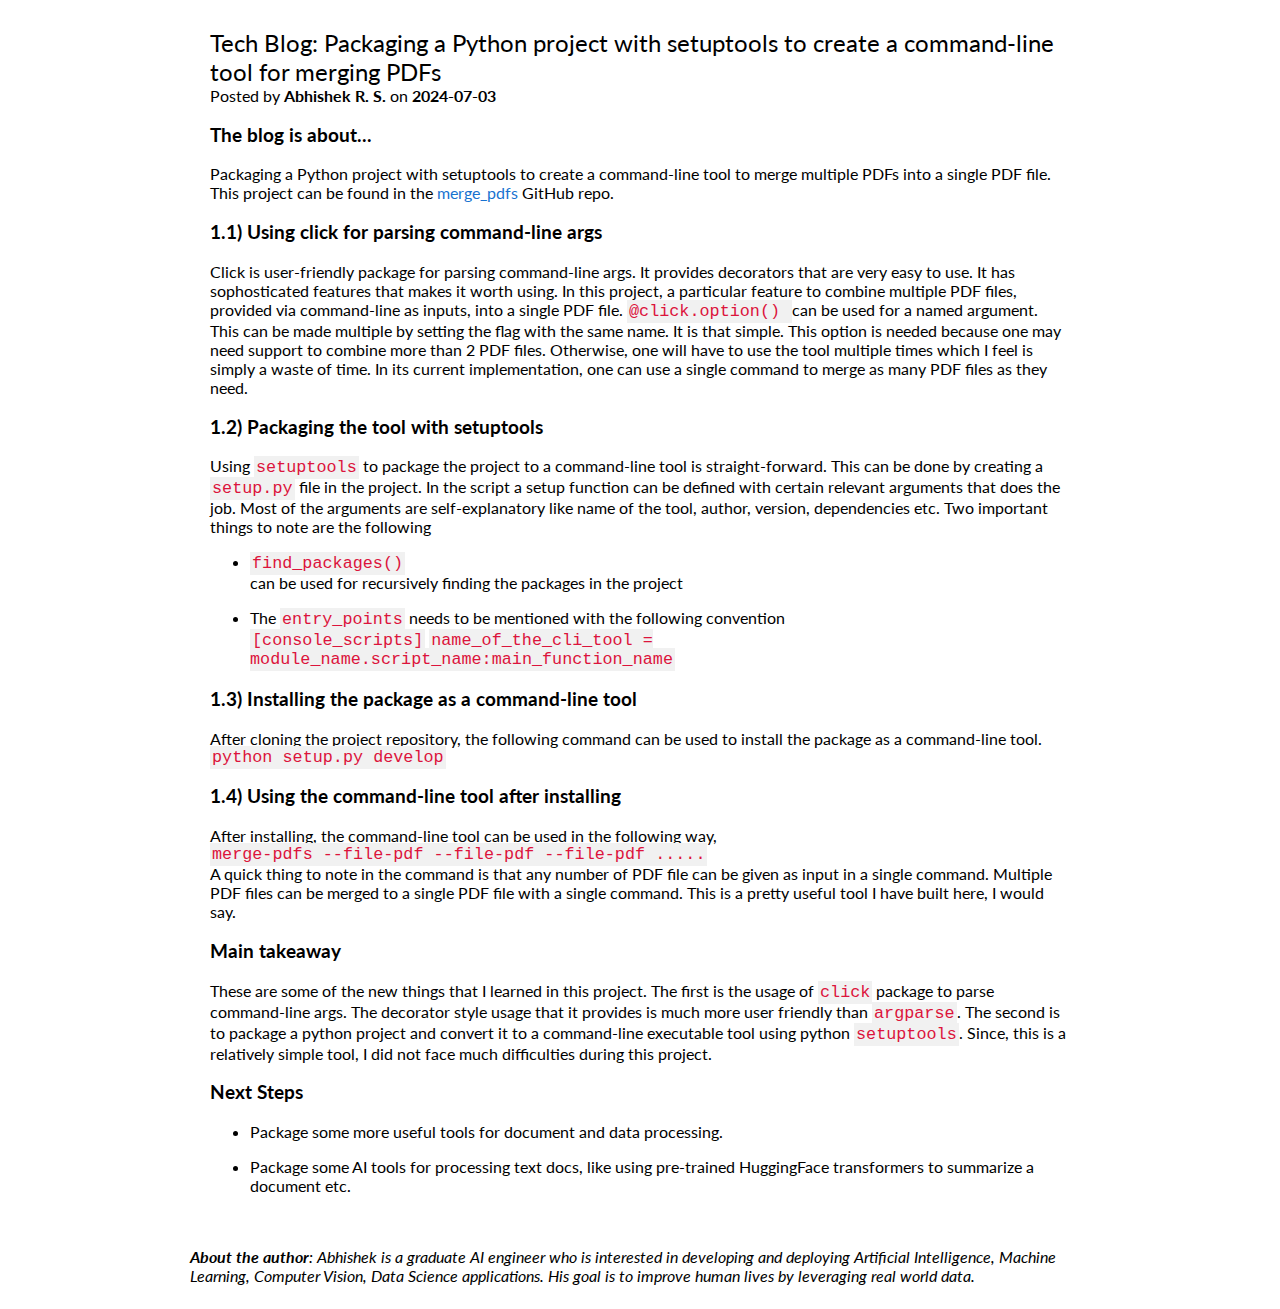
<file: blogs/tech_blogs/tech_blog_4.html>
<!DOCTYPE HTML PUBLIC "-//W3C//DTD HTML 4.01 Transitional//EN">
<html>

<head>
  <meta name=viewport content=“width=800”>
  <meta name="generator" content="HTML Tidy for Linux/x86 (vers 11 February 2007), see www.w3.org">
  <meta name="google-site-verification" content="XXjK99sZKdpFN8kxwbglvDK8Gbhanfx-QfZGGG_TU1M" />
  <style type="text/css">
    /* Color scheme stolen from Sergey Karayev */

    a {
      color: #1772d0;
      text-decoration: none;
    }

    a:focus,
    a:hover {
      color: #f09228;
      text-decoration: none;
    }

    body,
    td,
    th,
    tr,
    p,
    a {
      font-family: 'Lato', Verdana, Helvetica, sans-serif;
      font-size: 16px
    }

    strong {
      font-family: 'Lato', Verdana, Helvetica, sans-serif;
      font-size: 16px;
    }

    heading {
      font-family: 'Lato', Verdana, Helvetica, sans-serif;
      font-size: 24px;
    }

    papertitle {
      font-family: 'Lato', Verdana, Helvetica, sans-serif;
      font-size: 16px;
      font-weight: 700
    }

    name {
      font-family: 'Lato', Verdana, Helvetica, sans-serif;
      font-size: 34px;
    }

    #paper_img{
      width: 200px;
    }

    .fade {
      transition: opacity .2s ease-in-out;
      -moz-transition: opacity .2s ease-in-out;
      -webkit-transition: opacity .2s ease-in-out;
    }

    span.highlight {
      background-color: #ffffd0;
    }
  </style>

  <title>Abhishek Ramanathapura Satyanarayana</title>
  <meta http-equiv="Content-Type" content="text/html; charset=us-ascii">
  <link href='http://fonts.googleapis.com/css?family=Lato:400,700,400italic,700italic' rel='stylesheet' type='text/css'>
  <link href="../../assets/css/tech_blog.css" rel="stylesheet">
</head>

<body>
  <table width="900" border="0" align="center" cellspacing="0" cellpadding="0">
    <tr>
      <td>
        <table width="100%" align="center" border="0" cellspacing="0" cellpadding="20">
          <tr>
            <td width="67%" valign="middle">
              <heading>
                Tech Blog: Packaging a Python project with setuptools to create a command-line tool for merging PDFs
              </heading>
              <br>
              <span> Posted by <strong>Abhishek R. S.</strong> on <strong>2024-07-03</strong> </span>

              <!-- General info about the project -->
              <h3>The blog is about...</h3>
              <p>
                Packaging a Python project with setuptools to create a command-line tool to merge multiple PDFs into a single PDF file.
                This project can be found in the <a href="https://github.com/AbhishekRS4/merge_pdfs"> merge_pdfs </a> GitHub repo.
              </p>

              <!-- Some specific info about the project -->
              <h3>1.1) Using click for parsing command-line args </h3>
              <p>
                Click is user-friendly package for parsing command-line args.
                It provides decorators that are very easy to use. It has sophosticated features that makes it worth using.
                In this project, a particular feature to combine multiple PDF files, provided via command-line as inputs, into a single PDF file.
                <code> @click.option() </code> can be used for a named argument. This can be made multiple by setting the flag with the same name. 
                It is that simple. This option is needed because one may need support to combine more than 2 PDF files. 
                Otherwise, one will have to use the tool multiple times which I feel is simply a waste of time. 
                In its current implementation, one can use a single command to merge as many PDF files as they need.
              </p>

              <h3>1.2) Packaging the tool with setuptools </h3>
              <p>
                Using <code>setuptools</code> to package the project to a command-line tool is straight-forward.
                This can be done by creating a <code>setup.py</code> file in the project.
                In the script a setup function can be defined with certain relevant arguments that does the job.
                Most of the arguments are self-explanatory like name of the tool, author, version, dependencies etc.
                Two important things to note are the following
                <ul>
                  <li>
                    <p>
                      <code>find_packages()</code>
                      <br>
                      can be used for recursively finding the packages in the project
                    </p>
                  </li>
                  <li>
                    <p>
                      The <code>entry_points</code> needs to be mentioned with the following convention
                      <br>
                      <code>[console_scripts]</code>
                      <code>name_of_the_cli_tool = module_name.script_name:main_function_name</code>
                    </p>
                  </li>
                </ul>
              </p>

              <h3>1.3) Installing the package as a command-line tool </h3>
              <p>
                After cloning the project repository,
                the following command can be used to install the package as a command-line tool.
                <br>
                <code>python setup.py develop</code>
              </p>

              <h3>1.4) Using the command-line tool after installing</h3>
              <p>
                After installing, the command-line tool can be used in the following way,
                <br>
                <code>merge-pdfs --file-pdf <full-path-to_pdf-1> --file-pdf <full-path-to_pdf-2> --file-pdf <full-path-to_pdf-3> .....</code>
                <br>
                A quick thing to note in the command is that any number of PDF file can be given as input in a single command.
                Multiple PDF files can be merged to a single PDF file with a single command. This is a pretty useful tool I have built here, I would say.
              </p>

              <!-- Some conclusions, learnings during this project -->
              <h3>Main takeaway</h3>
              <p>
                These are some of the new things that I learned in this project. The first is the usage of <code>click</code> package to parse
                command-line args. The decorator style usage that it provides is much more user friendly than <code>argparse</code>.
                The second is to package a python project and convert it to a command-line executable tool using python <code>setuptools</code>. 
                Since, this is a relatively simple tool, I did not face much difficulties during this project.
              </p>

              <!-- Future work ideas, to build on this project -->
              <h3>Next Steps</h3>
              <ul>
                <li>
                  <p>
                    Package some more useful tools for document and data processing.
                  </p>
                </li>
                <li>
                  <p>
                    Package some AI tools for processing text docs, like using pre-trained HuggingFace transformers to summarize a document etc.
                  </p>
                </li>
              </ul>
            </td>
          </tr>
        </table>

        <table width="100%" align="center" border="0" cellspacing="0" cellpadding="20">
          <p>
            <i>
              <strong>About the author</strong>: Abhishek is a graduate AI engineer who is interested
              in developing and deploying Artificial Intelligence, Machine Learning, Computer Vision, Data Science
              applications. His goal is to improve human lives by leveraging real world data.
            </i>
          </p>
        </table>

      </td>
    </tr>
  </table>
</body>

</html>
</file>
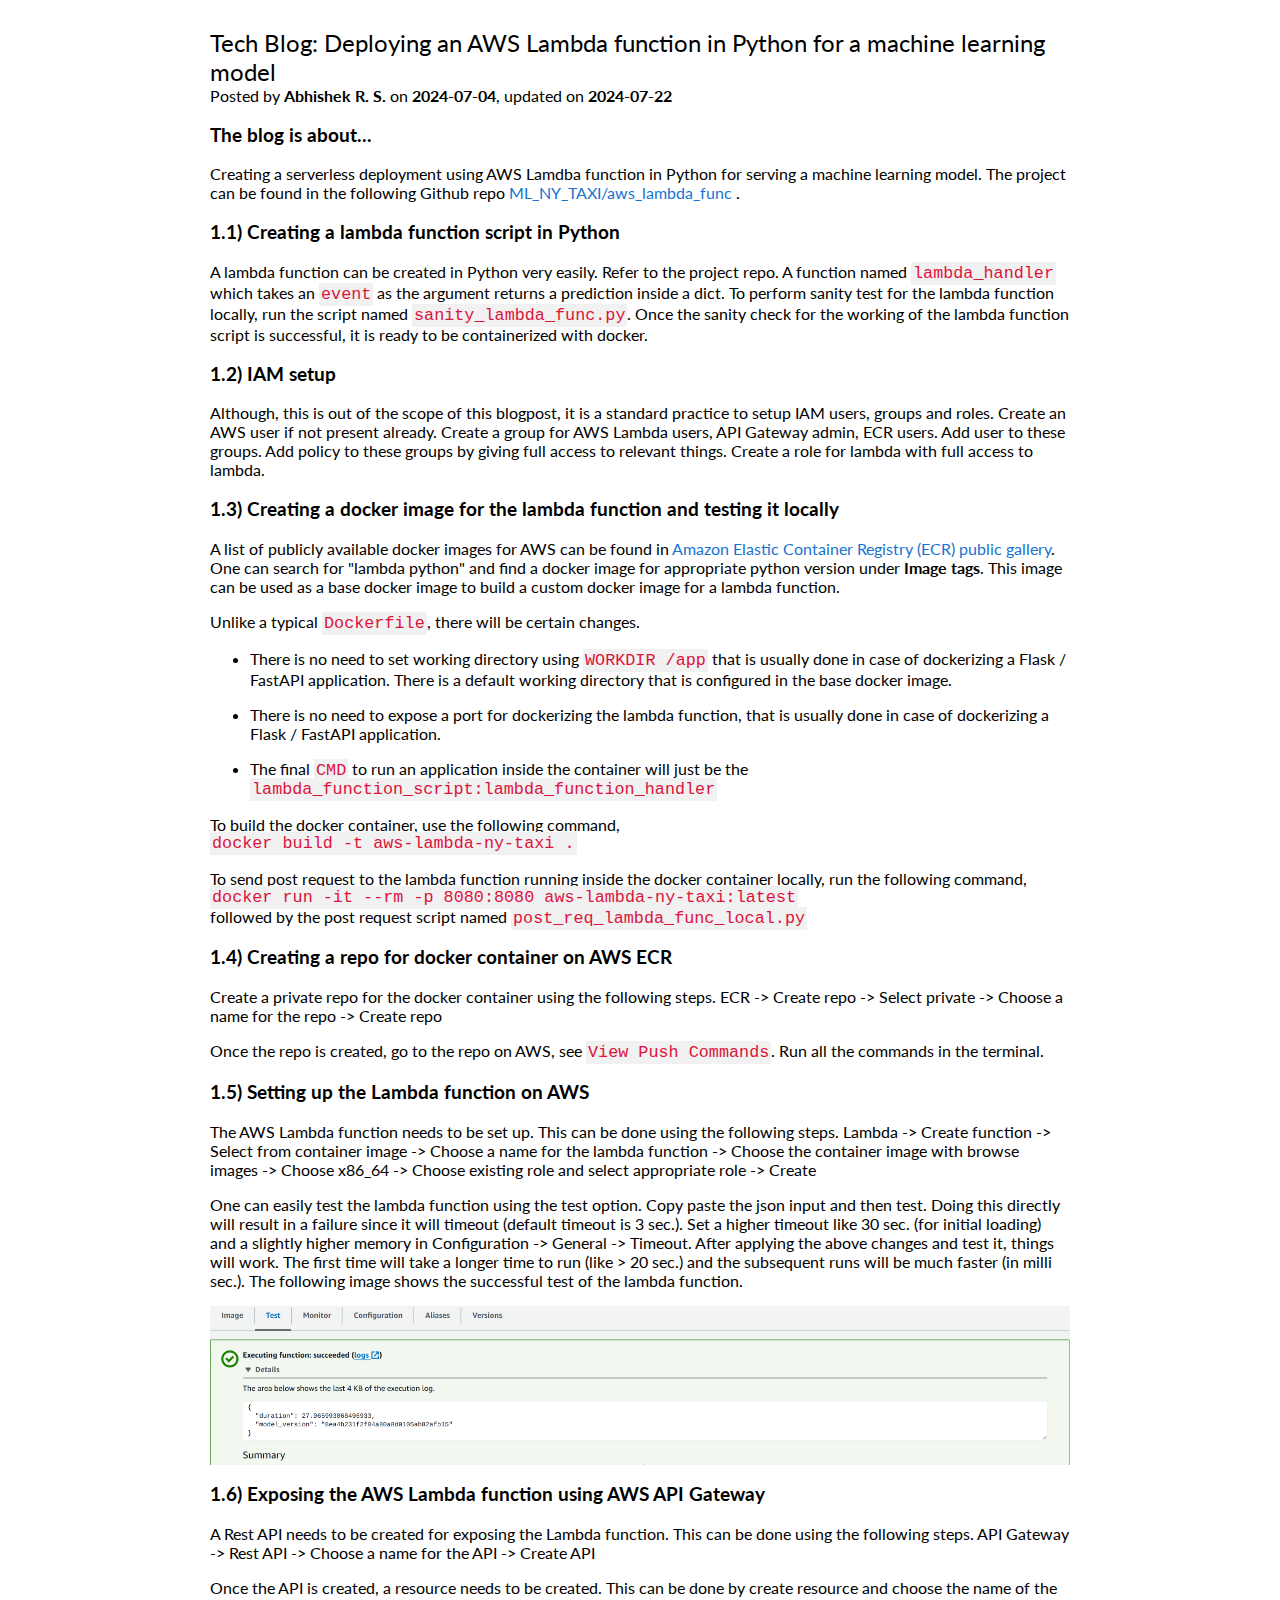
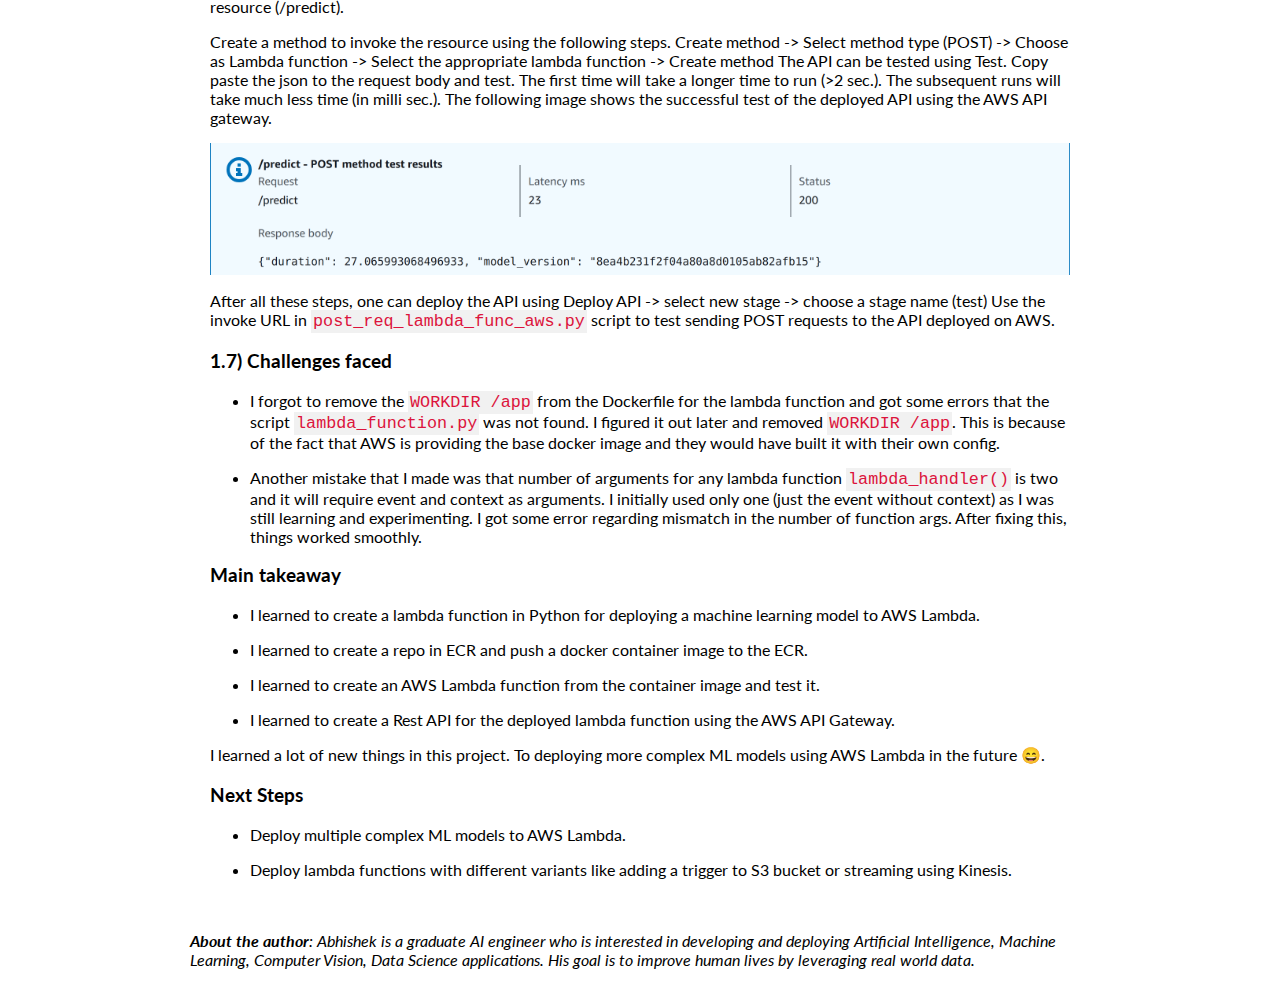
<file: blogs/tech_blogs/tech_blog_5.html>
<!DOCTYPE HTML PUBLIC "-//W3C//DTD HTML 4.01 Transitional//EN">
<html>

<head>
  <meta name=viewport content=“width=800”>
  <meta name="generator" content="HTML Tidy for Linux/x86 (vers 11 February 2007), see www.w3.org">
  <meta name="google-site-verification" content="XXjK99sZKdpFN8kxwbglvDK8Gbhanfx-QfZGGG_TU1M" />
  <style type="text/css">
    /* Color scheme stolen from Sergey Karayev */

    a {
      color: #1772d0;
      text-decoration: none;
    }

    a:focus,
    a:hover {
      color: #f09228;
      text-decoration: none;
    }

    body,
    td,
    th,
    tr,
    p,
    a {
      font-family: 'Lato', Verdana, Helvetica, sans-serif;
      font-size: 16px
    }

    strong {
      font-family: 'Lato', Verdana, Helvetica, sans-serif;
      font-size: 16px;
    }

    heading {
      font-family: 'Lato', Verdana, Helvetica, sans-serif;
      font-size: 24px;
    }

    papertitle {
      font-family: 'Lato', Verdana, Helvetica, sans-serif;
      font-size: 16px;
      font-weight: 700
    }

    name {
      font-family: 'Lato', Verdana, Helvetica, sans-serif;
      font-size: 34px;
    }

    #paper_img{
      width: 200px;
    }

    .fade {
      transition: opacity .2s ease-in-out;
      -moz-transition: opacity .2s ease-in-out;
      -webkit-transition: opacity .2s ease-in-out;
    }

    span.highlight {
      background-color: #ffffd0;
    }
  </style>

  <title>Abhishek Ramanathapura Satyanarayana</title>
  <meta http-equiv="Content-Type" content="text/html; charset=us-ascii">
  <link href='http://fonts.googleapis.com/css?family=Lato:400,700,400italic,700italic' rel='stylesheet' type='text/css'>
  <link href="../../assets/css/tech_blog.css" rel="stylesheet">
</head>

<body>
  <table width="900" border="0" align="center" cellspacing="0" cellpadding="0">
    <tr>
      <td>
        <table width="100%" align="center" border="0" cellspacing="0" cellpadding="20">
          <tr>
            <td width="67%" valign="middle">
              <heading>
                Tech Blog: Deploying an AWS Lambda function in Python for a machine learning model
              </heading>
              <br>
              <span> Posted by <strong>Abhishek R. S.</strong> on <strong>2024-07-04</strong>, updated on <strong>2024-07-22</strong></span>

              <!-- General info about the project -->
              <h3>The blog is about...</h3>
              <p>
                Creating a serverless deployment using AWS Lamdba function in Python for serving a machine learning model. The project can be 
                found in the following Github repo
                <a href="https://github.com/AbhishekRS4/ML_NY_Taxi/aws_lambda_func"> ML_NY_TAXI/aws_lambda_func </a>.
              </p>

              <!-- Some specific info about the project -->
              <h3>1.1) Creating a lambda function script in Python</h3>
              <p>
                A lambda function can be created in Python very easily. Refer to the project repo.
                A function named <code>lambda_handler</code> which takes an <code>event</code> as the argument returns a prediction inside a dict.
                To perform sanity test for the lambda function locally, run the script named <code>sanity_lambda_func.py</code>. Once the sanity check
                for the working of the lambda function script is successful, it is ready to be containerized with docker.
              </p>

              <h3>1.2) IAM setup </h3>
              <p>
                Although, this is out of the scope of this blogpost, it is a standard practice to setup IAM users, groups and roles.
                Create an AWS user if not present already. Create a group for AWS Lambda users, API Gateway admin, ECR users. 
                Add user to these groups. Add policy to these groups by giving full access to relevant things. 
                Create a role for lambda with full access to lambda.
              </p>

              <h3>1.3) Creating a docker image for the lambda function and testing it locally</h3>
              <p>
                A list of publicly available docker images for AWS can be found in 
                <a href="https://gallery.ecr.aws/">Amazon Elastic Container Registry (ECR) public gallery</a>.
                One can search for "lambda python" and find a docker image for appropriate python version under <strong>Image tags</strong>.
                This image can be used as a base docker image to build a custom docker image for a lambda function.
              </p>

              <p>
                Unlike a typical <code>Dockerfile</code>, there will be certain changes.
                <ul>
                  <li>
                    <p>
                      There is no need to set working directory using <code>WORKDIR /app</code>
                      that is usually done in case of dockerizing a Flask / FastAPI application.
                      There is a default working directory that is configured in the base docker image.
                    </p>
                  </li>
                  <li>
                    <p>
                      There is no need to expose a port for dockerizing the lambda function,
                      that is usually done in case of dockerizing a Flask / FastAPI application.
                    </p>
                  </li>
                  <li>
                    <p>
                      The final <code>CMD</code> to run an application inside the container will just be the 
                      <br>
                      <code>lambda_function_script:lambda_function_handler</code>
                    </p>
                  </li>
                </ul>
              </p>

              <p>
                To build the docker container, use the following command,
                <br>
                <code>docker build -t aws-lambda-ny-taxi .</code>
              </p>

              <p>
                To send post request to the lambda function running inside the docker container locally, run the following command,
                <br>
                <code>docker run -it --rm -p 8080:8080 aws-lambda-ny-taxi:latest</code>
                <br>
                followed by the post request script named <code>post_req_lambda_func_local.py</code>
              </p>

              <h3>1.4) Creating a repo for docker container on AWS ECR</h3>
              <p>
                Create a private repo for the docker container using the following steps.
                ECR -> Create repo -> Select private -> Choose a name for the repo -> Create repo
              </p>
              <p>
                Once the repo is created, go to the repo on AWS, see <code>View Push Commands</code>. Run all the commands in the terminal.
              </p>

              <h3>1.5) Setting up the Lambda function on AWS</h3>
              <p>
                The AWS Lambda function needs to be set up. This can be done using the following steps.
                Lambda -> Create function -> Select from container image -> Choose a name for the lambda function -> 
                Choose the container image with browse images -> Choose x86_64 -> Choose existing role and select appropriate role -> Create
              </p>

              <p>
                One can easily test the lambda function using the test option. Copy paste the json input and then test. 
                Doing this directly will result in a failure since it will timeout (default timeout is 3 sec.). 
                Set a higher timeout like 30 sec. (for initial loading) and a slightly higher memory in Configuration -> General -> Timeout.
                After applying the above changes and test it, things will work. The first time will take a longer time to run (like > 20 sec.) and 
                the subsequent runs will be much faster (in milli sec.). The following image shows the successful test of the lambda function.
              </p>
              <div class="featured-image">
                <img src="../../assets/images/tech_blogs/blog_5/lambda_test_success.png" width="100%">
              </div>

              <h3>1.6) Exposing the AWS Lambda function using AWS API Gateway</h3>
              <p>
                A Rest API needs to be created for exposing the Lambda function. This can be done using the following steps.
                API Gateway -> Rest API -> Choose a name for the API -> Create API
              </p>
              <p>
                Once the API is created, a resource needs to be created. This can be done by create resource and choose the name of the resource (/predict).
              </p>
              <p>
                Create a method to invoke the resource using the following steps. 
                Create method -> Select method type (POST) -> Choose as Lambda function -> Select the appropriate lambda function -> Create method
                The API can be tested using Test. Copy paste the json to the request body and test. The first time will take a longer time to run (>2 sec.).
                The subsequent runs will take much less time (in milli sec.). The following image shows the successful test 
                of the deployed API using the AWS API gateway.
              </p>
              <div class="featured-image">
                <img src="../../assets/images/tech_blogs/blog_5/deployed_api_success.png" width="100%">
              </div>
              <p>
                After all these steps, one can deploy the API using Deploy API -> select new stage -> choose a stage name (test)
                Use the invoke URL in <code>post_req_lambda_func_aws.py</code> script to test sending POST requests to the API deployed on AWS.
              </p>

              <h3>1.7) Challenges faced</h3>
              <ul>
                <li>
                  <p>
                    I forgot to remove the <code>WORKDIR /app</code> from the Dockerfile for the lambda function and got some errors 
                    that the script <code>lambda_function.py</code> was not found. I figured it out later and removed <code>WORKDIR /app</code>.
                    This is because of the fact that AWS is providing the base docker image and they would have built it with their own config.
                  </p>
                </li>
                <li>
                  <p>
                    Another mistake that I made was that number of arguments for any lambda function <code>lambda_handler()</code> is two and 
                    it will require event and context as arguments. I initially used only one (just the event without context) as I was still 
                    learning and experimenting. I got some error regarding mismatch in the number of function args. 
                    After fixing this, things worked smoothly.
                  </p>
                </li>
              </ul>

              <!-- Some conclusions, learnings during this project -->
              <h3>Main takeaway</h3>
              <p>
                <ul>
                  <li>
                    <p>
                    I learned to create a lambda function in Python for deploying a machine learning model to AWS Lambda. 
                    </p>
                  </li>
                  <li>
                    <p>
                    I learned to create a repo in ECR and push a docker container image to the ECR.
                    </p>
                  </li> 
                  <li>
                    <p>
                      I learned to create an AWS Lambda function from the container image and test it.
                    </p>
                  </li>
                  <li>
                    <p>
                      I learned to create a Rest API for the deployed lambda function using the AWS API Gateway.
                    </p>
                  </li>
                </ul>
                I learned a lot of new things in this project. To deploying more complex ML models using AWS Lambda in the future &#128516;.
              </p>

              <!-- Future work ideas, to build on this project -->
              <h3>Next Steps</h3>
              <ul>
                <li>
                  <p>
                    Deploy multiple complex ML models to AWS Lambda.
                  </p>
                </li>
                <li>
                  <p>
                    Deploy lambda functions with different variants like adding a trigger to S3 bucket or streaming using Kinesis.
                  </p>
                </li>
              </ul>
            </td>
          </tr>
        </table>

        <table width="100%" align="center" border="0" cellspacing="0" cellpadding="20">
          <p>
            <i>
              <strong>About the author</strong>: Abhishek is a graduate AI engineer who is interested
              in developing and deploying Artificial Intelligence, Machine Learning, Computer Vision, Data Science
              applications. His goal is to improve human lives by leveraging real world data.
            </i>
          </p>
        </table>

      </td>
    </tr>
  </table>
</body>

</html>
</file>
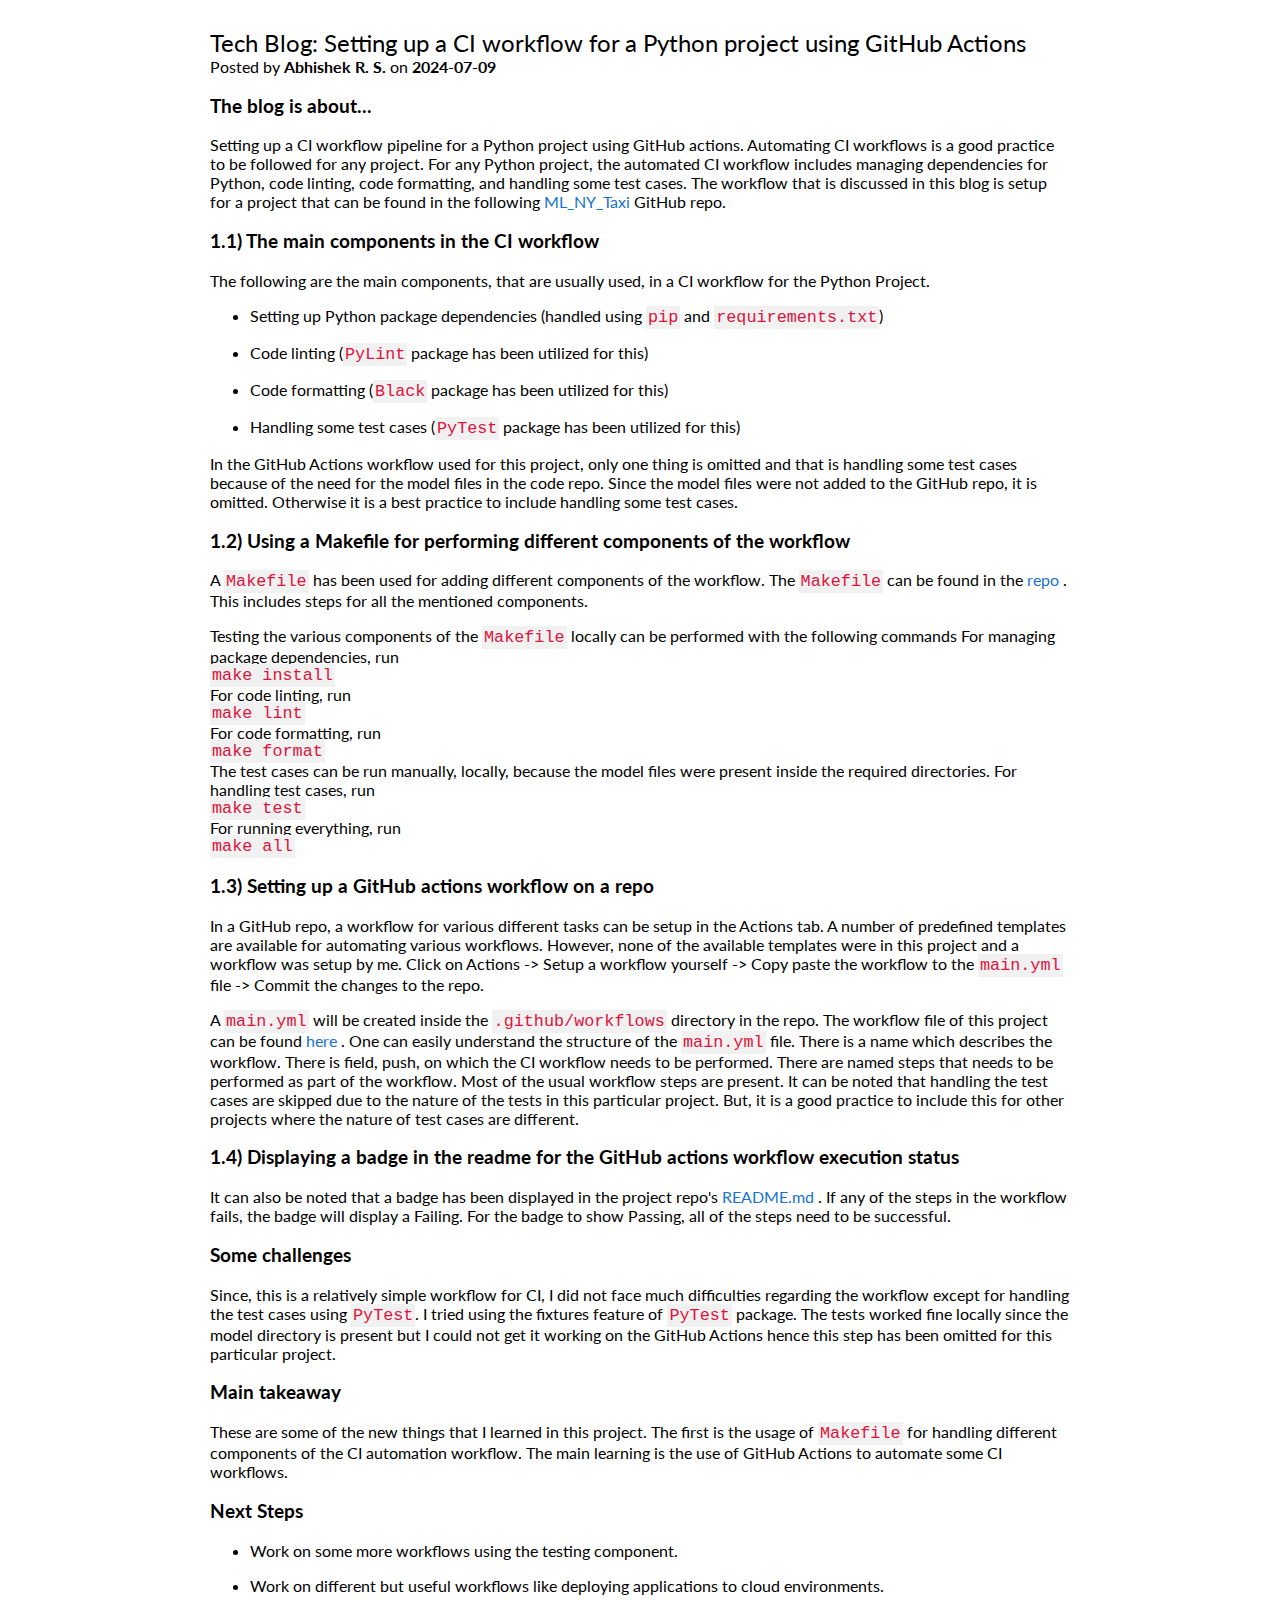
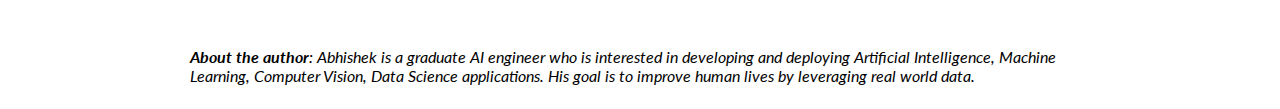
<file: blogs/tech_blogs/tech_blog_6.html>
<!DOCTYPE HTML PUBLIC "-//W3C//DTD HTML 4.01 Transitional//EN">
<html>

<head>
  <meta name=viewport content=“width=800”>
  <meta name="generator" content="HTML Tidy for Linux/x86 (vers 11 February 2007), see www.w3.org">
  <meta name="google-site-verification" content="XXjK99sZKdpFN8kxwbglvDK8Gbhanfx-QfZGGG_TU1M" />
  <style type="text/css">
    /* Color scheme stolen from Sergey Karayev */

    a {
      color: #1772d0;
      text-decoration: none;
    }

    a:focus,
    a:hover {
      color: #f09228;
      text-decoration: none;
    }

    body,
    td,
    th,
    tr,
    p,
    a {
      font-family: 'Lato', Verdana, Helvetica, sans-serif;
      font-size: 16px
    }

    strong {
      font-family: 'Lato', Verdana, Helvetica, sans-serif;
      font-size: 16px;
    }

    heading {
      font-family: 'Lato', Verdana, Helvetica, sans-serif;
      font-size: 24px;
    }

    papertitle {
      font-family: 'Lato', Verdana, Helvetica, sans-serif;
      font-size: 16px;
      font-weight: 700
    }

    name {
      font-family: 'Lato', Verdana, Helvetica, sans-serif;
      font-size: 34px;
    }

    #paper_img{
      width: 200px;
    }

    .fade {
      transition: opacity .2s ease-in-out;
      -moz-transition: opacity .2s ease-in-out;
      -webkit-transition: opacity .2s ease-in-out;
    }

    span.highlight {
      background-color: #ffffd0;
    }
  </style>

  <title>Abhishek Ramanathapura Satyanarayana</title>
  <meta http-equiv="Content-Type" content="text/html; charset=us-ascii">
  <link href='http://fonts.googleapis.com/css?family=Lato:400,700,400italic,700italic' rel='stylesheet' type='text/css'>
  <link href="../../assets/css/tech_blog.css" rel="stylesheet">
</head>

<body>
  <table width="900" border="0" align="center" cellspacing="0" cellpadding="0">
    <tr>
      <td>
        <table width="100%" align="center" border="0" cellspacing="0" cellpadding="20">
          <tr>
            <td width="67%" valign="middle">
              <heading>
                Tech Blog: Setting up a CI workflow for a Python project using GitHub Actions
              </heading>
              <br>
              <span> Posted by <strong>Abhishek R. S.</strong> on <strong>2024-07-09</strong> </span>

              <!-- General info about the project -->
              <h3>The blog is about...</h3>
              <p>
                Setting up a CI workflow pipeline for a Python project using GitHub actions. Automating CI workflows is a 
                good practice to be followed for any project. For any Python project, the automated CI workflow includes managing
                dependencies for Python, code linting, code formatting, and handling some test cases.
                The workflow that is discussed in this blog is setup for a project that can be found in the following 
                <a href="https://github.com/AbhishekRS4/ML_NY_Taxi"> ML_NY_Taxi </a> GitHub repo.
              </p>

              <!-- Some specific info about the project -->
              <h3>1.1) The main components in the CI workflow </h3>
              <p>
                The following are the main components, that are usually used, in a CI workflow for the Python Project.
                <ul>
                  <li>
                    <p>
                      Setting up Python package dependencies (handled using <code>pip</code> and <code>requirements.txt</code>)
                    </p>
                  </li>
                  <li>
                    <p>
                      Code linting (<code>PyLint</code> package has been utilized for this)
                    </p>
                  </li>
                  <li>
                    <p>
                      Code formatting (<code>Black</code> package has been utilized for this)
                    </p>
                  </li>
                  <li>
                    <p>
                      Handling some test cases (<code>PyTest</code> package has been utilized for this) 
                    </p>
                  </li>
                </ul>
              </p>
              <p>
                In the GitHub Actions workflow used for this project, only one thing is omitted and that is handling some test cases
                because of the need for the model files in the code repo. Since the model files were not added to the GitHub repo, it is omitted. Otherwise
                it is a best practice to include handling some test cases.
              </p>

              <h3>1.2) Using a Makefile for performing different components of the workflow </h3>
              <p>
                A <code>Makefile</code> has been used for adding different components of the workflow.
                The <code>Makefile</code> can be found in the <a href="https://github.com/AbhishekRS4/ML_NY_Taxi/Makefile"> repo </a>.
                This includes steps for all the mentioned components.
              </p>
              <p>
                Testing the various components of the <code>Makefile</code> locally can be performed with the following commands

                For managing package dependencies, run
                <br>
                <code>make install</code>
                <br>

                For code linting, run
                <br>
                <code>make lint</code>
                <br>

                For code formatting, run
                <br>
                <code>make format</code>
                <br>

                The test cases can be run manually, locally, because the model files were present inside the required directories.
                For handling test cases, run
                <br>
                <code>make test</code>
                <br>

                For running everything, run
                <br>
                <code>make all</code>
                <br>
              </p>

              <h3>1.3) Setting up a GitHub actions workflow on a repo</h3>
              <p>
                In a GitHub repo, a workflow for various different tasks can be setup in the Actions tab. A number of predefined templates are available 
                for automating various workflows. However, none of the available templates were in this project and a workflow was setup by me.
                Click on Actions ->  Setup a workflow yourself -> Copy paste the workflow to the <code>main.yml</code> file -> Commit the changes to the repo.
              </p>

              <p>
                A <code>main.yml</code> will be created inside the <code>.github/workflows</code> directory in the repo.
                The workflow file of this project can be found 
                <a href="https://github.com/AbhishekRS4/ML_NY_Taxi/blob/main/.github/workflows/main.yml"> here </a>.
                One can easily understand the structure of the <code>main.yml</code> file. There is a name which describes the workflow.
                There is field, push, on which the CI workflow needs to be performed. There are named steps that needs to be performed as 
                part of the workflow. Most of the usual workflow steps are present. It can be noted that handling the test cases are skipped due to the 
                nature of the tests in this particular project. But, it is a good practice to include this for other projects where the nature of test cases
                are different.
              </p>

              <h3>1.4) Displaying a badge in the readme for the GitHub actions workflow execution status</h3>
              <p>
                It can also be noted that a badge has been displayed in the project repo's 
                <a href="https://github.com/AbhishekRS4/ML_NY_Taxi/blob/main/README.md"> README.md </a>. If any of the steps in the workflow fails, the badge 
                will display a Failing. For the badge to show Passing, all of the steps need to be successful.
              </p>

              <h3>Some challenges</h3>
              <p>
                Since, this is a relatively simple workflow for CI, I did not face much difficulties regarding the workflow except for 
                handling the test cases using <code>PyTest</code>. I tried using the fixtures feature of <code>PyTest</code> package. 
                The tests worked fine  locally since the model directory is present but I could not get it working on the GitHub Actions 
                hence this step has been omitted for this particular project.
              </p>

              <!-- Some conclusions, learnings during this project -->
              <h3>Main takeaway</h3>
              <p>
                These are some of the new things that I learned in this project. The first is the usage of <code>Makefile</code> for handling
                different components of the CI automation workflow. The main learning is the use of GitHub Actions to automate some 
                CI workflows.
              </p>

              <!-- Future work ideas, to build on this project -->
              <h3>Next Steps</h3>
              <ul>
                <li>
                  <p>
                    Work on some more workflows using the testing component.
                  </p>
                </li>
                <li>
                  <p>
                    Work on different but useful workflows like deploying applications to cloud environments.
                  </p>
                </li>
              </ul>
            </td>
          </tr>
        </table>

        <table width="100%" align="center" border="0" cellspacing="0" cellpadding="20">
          <p>
            <i>
              <strong>About the author</strong>: Abhishek is a graduate AI engineer who is interested
              in developing and deploying Artificial Intelligence, Machine Learning, Computer Vision, Data Science
              applications. His goal is to improve human lives by leveraging real world data.
            </i>
          </p>
        </table>

      </td>
    </tr>
  </table>
</body>

</html>
</file>
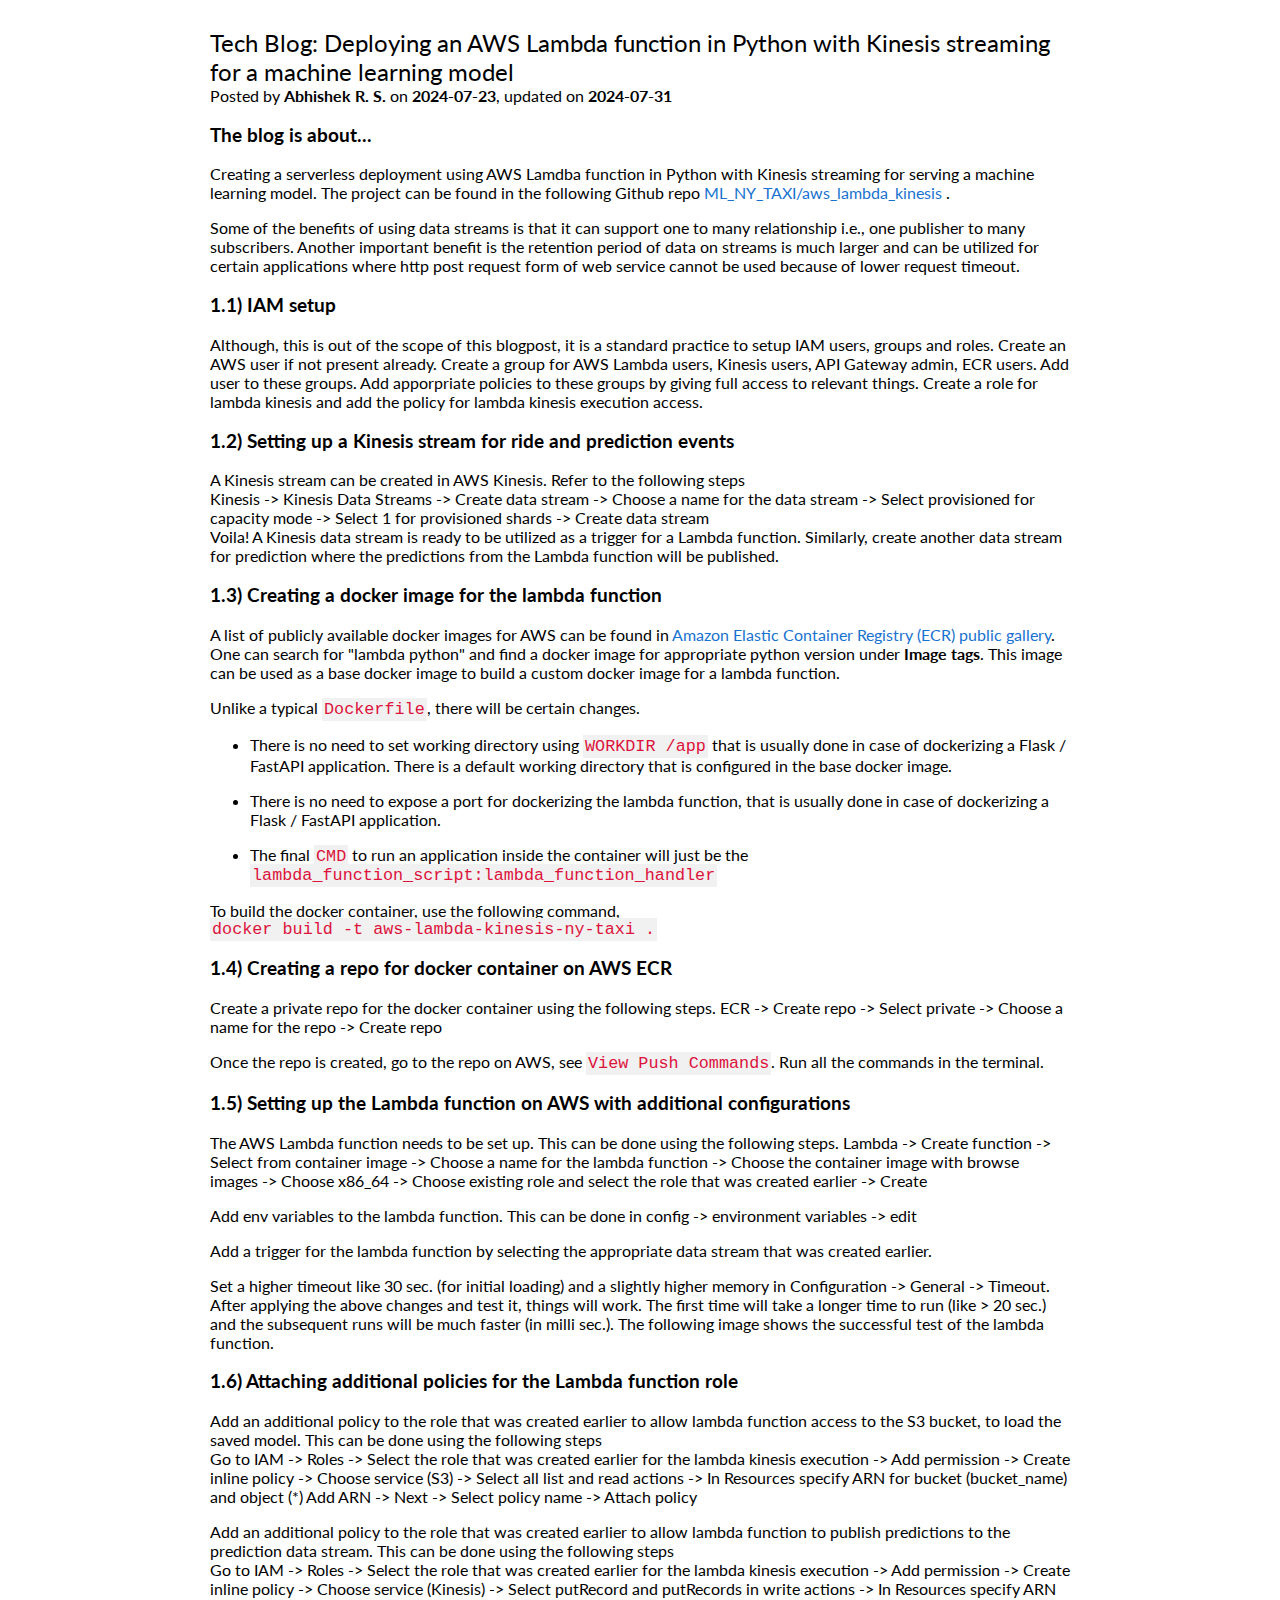
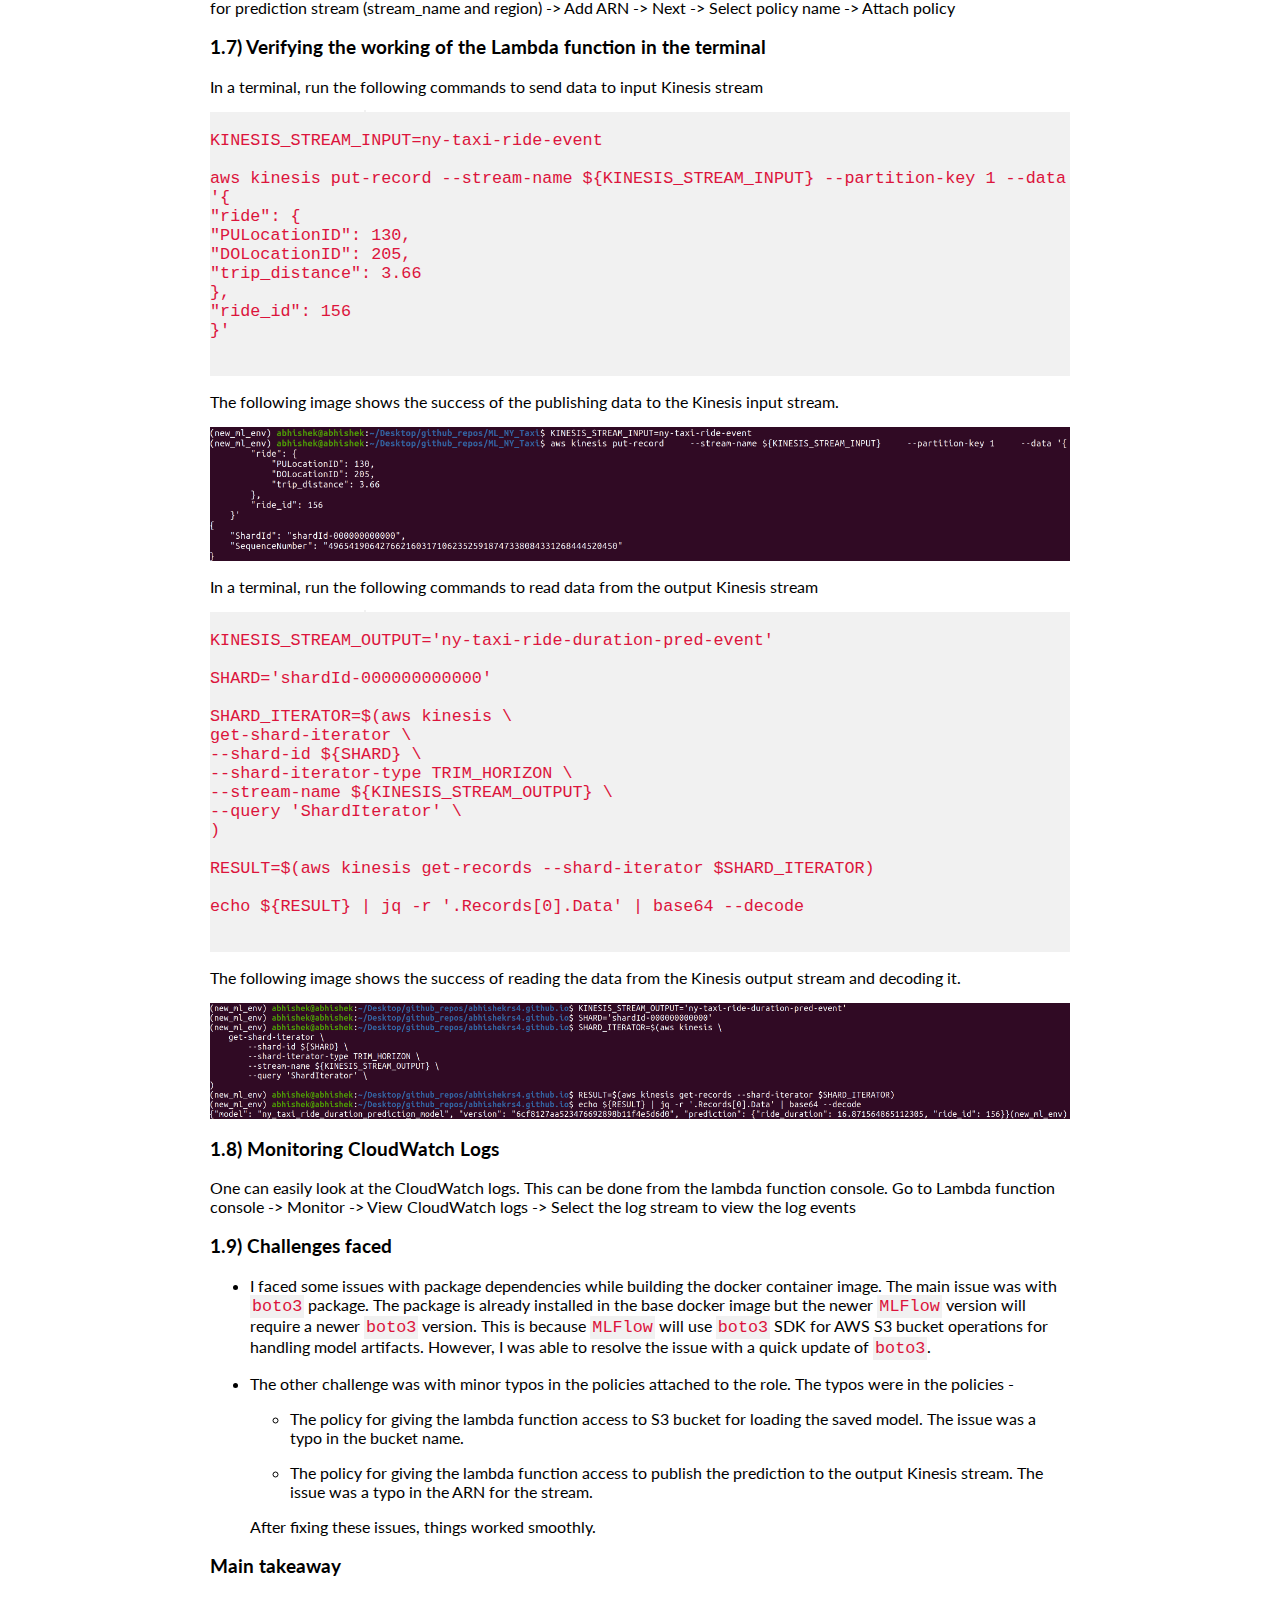
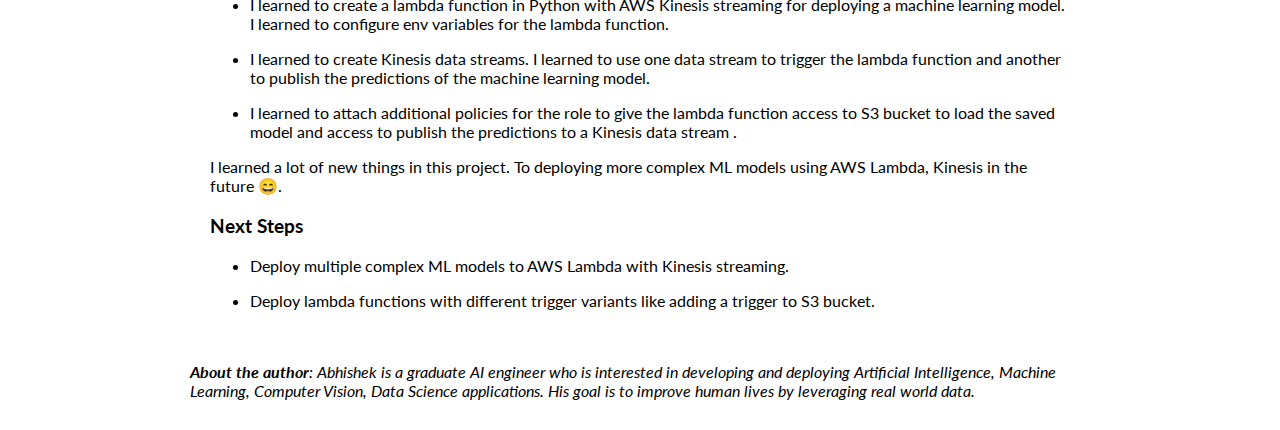
<file: blogs/tech_blogs/tech_blog_7.html>
<!DOCTYPE HTML PUBLIC "-//W3C//DTD HTML 4.01 Transitional//EN">
<html>

<head>
  <meta name=viewport content=“width=800”>
  <meta name="generator" content="HTML Tidy for Linux/x86 (vers 11 February 2007), see www.w3.org">
  <meta name="google-site-verification" content="XXjK99sZKdpFN8kxwbglvDK8Gbhanfx-QfZGGG_TU1M" />
  <style type="text/css">
    /* Color scheme stolen from Sergey Karayev */

    a {
      color: #1772d0;
      text-decoration: none;
    }

    a:focus,
    a:hover {
      color: #f09228;
      text-decoration: none;
    }

    body,
    td,
    th,
    tr,
    p,
    a {
      font-family: 'Lato', Verdana, Helvetica, sans-serif;
      font-size: 16px
    }

    strong {
      font-family: 'Lato', Verdana, Helvetica, sans-serif;
      font-size: 16px;
    }

    heading {
      font-family: 'Lato', Verdana, Helvetica, sans-serif;
      font-size: 24px;
    }

    papertitle {
      font-family: 'Lato', Verdana, Helvetica, sans-serif;
      font-size: 16px;
      font-weight: 700
    }

    name {
      font-family: 'Lato', Verdana, Helvetica, sans-serif;
      font-size: 34px;
    }

    #paper_img{
      width: 200px;
    }

    .fade {
      transition: opacity .2s ease-in-out;
      -moz-transition: opacity .2s ease-in-out;
      -webkit-transition: opacity .2s ease-in-out;
    }

    span.highlight {
      background-color: #ffffd0;
    }
  </style>

  <title>Abhishek Ramanathapura Satyanarayana</title>
  <meta http-equiv="Content-Type" content="text/html; charset=us-ascii">
  <link href='http://fonts.googleapis.com/css?family=Lato:400,700,400italic,700italic' rel='stylesheet' type='text/css'>
  <link href="../../assets/css/tech_blog.css" rel="stylesheet">
</head>

<body>
  <table width="900" border="0" align="center" cellspacing="0" cellpadding="0">
    <tr>
      <td>
        <table width="100%" align="center" border="0" cellspacing="0" cellpadding="20">
          <tr>
            <td width="67%" valign="middle">
              <heading>
                Tech Blog: Deploying an AWS Lambda function in Python with Kinesis streaming for a machine learning model
              </heading>
              <br>
              <span> Posted by <strong>Abhishek R. S.</strong> on <strong>2024-07-23</strong>, updated on <strong>2024-07-31</strong></span>

              <!-- General info about the project -->
              <h3>The blog is about...</h3>
              <p>
                Creating a serverless deployment using AWS Lamdba function in Python with Kinesis streaming for serving a machine learning model. 
                The project can be found in the following Github repo
                <a href="https://github.com/AbhishekRS4/ML_NY_Taxi/aws_lambda_kinesis"> ML_NY_TAXI/aws_lambda_kinesis </a>.
              </p>
              <p>
                Some of the benefits of using data streams is that it can support one to many relationship i.e., one publisher to many subscribers.
                Another important benefit is the retention period of data on streams is much larger and can be utilized for certain applications where
                http post request form of web service cannot be used because of lower request timeout.
              </p>

              <!-- Some specific info about the project -->
              <h3>1.1) IAM setup </h3>
              <p>
                Although, this is out of the scope of this blogpost, it is a standard practice to setup IAM users, groups and roles.
                Create an AWS user if not present already. Create a group for AWS Lambda users, Kinesis users, API Gateway admin, ECR users. 
                Add user to these groups. Add apporpriate policies to these groups by giving full access to relevant things.
                Create a role for lambda kinesis and add the policy for lambda kinesis execution access.
              </p>

              <h3>1.2) Setting up a Kinesis stream for ride and prediction events</h3>
              <p>
                A Kinesis stream can be created in AWS Kinesis. Refer to the following steps
                <br>
                Kinesis -> Kinesis Data Streams -> Create data stream -> Choose a name for the data stream -> Select provisioned for capacity mode ->
                Select 1 for provisioned shards -> Create data stream
                <br>
                Voila! A Kinesis data stream is ready to be utilized as a trigger for a Lambda function.
                Similarly, create another data stream for prediction where the predictions from the Lambda function will be published.
              </p>

              <h3>1.3) Creating a docker image for the lambda function</h3>
              <p>
                A list of publicly available docker images for AWS can be found in 
                <a href="https://gallery.ecr.aws/">Amazon Elastic Container Registry (ECR) public gallery</a>.
                One can search for "lambda python" and find a docker image for appropriate python version under <strong>Image tags</strong>.
                This image can be used as a base docker image to build a custom docker image for a lambda function.
              </p>

              <p>
                Unlike a typical <code>Dockerfile</code>, there will be certain changes.
                <ul>
                  <li>
                    <p>
                      There is no need to set working directory using <code>WORKDIR /app</code>
                      that is usually done in case of dockerizing a Flask / FastAPI application. 
                      There is a default working directory that is configured in the base docker image.
                    </p>
                  </li>
                  <li>
                    <p>
                      There is no need to expose a port for dockerizing the lambda function, 
                      that is usually done in case of dockerizing a Flask / FastAPI application.
                    </p>
                  </li>
                  <li>
                    <p>
                      The final <code>CMD</code> to run an application inside the container will just be the 
                      <br>
                      <code>lambda_function_script:lambda_function_handler</code>
                    </p>
                  </li>
                </ul>
              </p>

              <p>
                To build the docker container, use the following command,
                <br>
                <code>docker build -t aws-lambda-kinesis-ny-taxi .</code>
              </p>

              <h3>1.4) Creating a repo for docker container on AWS ECR</h3>
              <p>
                Create a private repo for the docker container using the following steps.
                ECR -> Create repo -> Select private -> Choose a name for the repo -> Create repo
              </p>
              <p>
                Once the repo is created, go to the repo on AWS, see <code>View Push Commands</code>. Run all the commands in the terminal.
              </p>

              <h3>1.5) Setting up the Lambda function on AWS with additional configurations</h3>
              <p>
                The AWS Lambda function needs to be set up. This can be done using the following steps.
                Lambda -> Create function -> Select from container image -> Choose a name for the lambda function -> 
                Choose the container image with browse images -> Choose x86_64 -> Choose existing role and select the role that was created earlier 
                ->  Create
              </p>

              <p>
                Add env variables to the lambda function. This can be done in config -> environment variables -> edit
              </p>

              <p>
                Add a trigger for the lambda function by selecting the appropriate data stream that was created earlier.
              </p>

              <p>
                Set a higher timeout like 30 sec. (for initial loading) and a slightly higher memory in Configuration -> General -> Timeout.
                After applying the above changes and test it, things will work. The first time will take a longer time to run (like > 20 sec.) and 
                the subsequent runs will be much faster (in milli sec.). The following image shows the successful test of the lambda function.
              </p>

              <h3>1.6) Attaching additional policies for the Lambda function role</h3>
              <p>
                Add an additional policy to the role that was created earlier to allow lambda function access to the S3 bucket, to load the saved model.
                This can be done using the following steps
                <br>
                Go to IAM -> Roles -> Select the role that was created earlier for the lambda kinesis execution -> Add permission -> Create inline policy
                -> Choose service (S3) -> Select all list and read actions -> In Resources specify ARN for bucket (bucket_name) and object (*) 
                Add ARN -> Next -> Select policy name -> Attach policy
              </p>

              <p>
                Add an additional policy to the role that was created earlier to allow lambda function to publish predictions to the prediction data stream.
                This can be done using the following steps
                <br>
                Go to IAM -> Roles -> Select the role that was created earlier for the lambda kinesis execution -> Add permission -> Create inline policy
                -> Choose service (Kinesis) -> Select putRecord and putRecords in write actions -> In Resources specify ARN for prediction stream 
                (stream_name and region) -> Add ARN -> Next -> Select policy name -> Attach policy
              </p>

              <h3>1.7) Verifying the working of the Lambda function in the terminal</h3>
              <p>
                In a terminal, run the following commands to send data to input Kinesis stream
                <pre class="code">
                <code>
                  KINESIS_STREAM_INPUT=ny-taxi-ride-event

                  aws kinesis put-record     --stream-name ${KINESIS_STREAM_INPUT}     --partition-key 1     --data '{
                    "ride": {
                        "PULocationID": 130,
                        "DOLocationID": 205,
                        "trip_distance": 3.66
                    }, 
                    "ride_id": 156
                  }'
                </code>
                </pre>
              </p>

              <p>
                The following image shows the success of the publishing data to the Kinesis input stream.
              </p>
              <div class="featured-image">
                <img src="../../assets/images/tech_blogs/blog_7/aws_lambda_kinesis_stream_input_success.png" width="100%">
              </div>

              <p>
                In a terminal, run the following commands to read data from the output Kinesis stream
                <br>
                <pre class="code">
                <code>
                  KINESIS_STREAM_OUTPUT='ny-taxi-ride-duration-pred-event'

                  SHARD='shardId-000000000000'
                  
                  SHARD_ITERATOR=$(aws kinesis \
                    get-shard-iterator \
                    --shard-id ${SHARD} \
                    --shard-iterator-type TRIM_HORIZON \
                    --stream-name ${KINESIS_STREAM_OUTPUT} \
                    --query 'ShardIterator' \
                  )
                  
                  RESULT=$(aws kinesis get-records --shard-iterator $SHARD_ITERATOR)
                  
                  echo ${RESULT} | jq -r '.Records[0].Data' | base64 --decode
                </code>
                </pre>
              </p>

              <p>
                The following image shows the success of reading the data from the Kinesis output stream and decoding it.
              </p>
              <div class="featured-image">
                <img src="../../assets/images/tech_blogs/blog_7/aws_lambda_kinesis_stream_output_success.png" width="100%">
              </div>

              <h3>1.8) Monitoring CloudWatch Logs</h3>
              <p>
                One can easily look at the CloudWatch logs. This can be done from the lambda function console. 
                Go to Lambda function console -> Monitor -> View CloudWatch logs -> Select the log stream to view the log events
              </p>

              <h3>1.9) Challenges faced</h3>
              <ul>
                <li>
                  <p>
                    I faced some issues with package dependencies while building the docker container image. The main issue was with <code>boto3</code> package.
                    The package is already installed in the base docker image but the newer <code>MLFlow</code> version will require a newer <code>boto3</code> 
                    version. This is because <code>MLFlow</code> will use <code>boto3</code> SDK for AWS S3 bucket operations for handling model artifacts. 
                    However, I was able to resolve the issue with a quick update of <code>boto3</code>.
                  </p>
                </li>
                <li>
                  <p>
                    The other challenge was with minor typos in the policies attached to the role. The typos were in the policies - 
                    <ul>
                      <li>
                        <p>
                          The policy for giving the lambda function access to S3 bucket for loading the saved model. The issue was a typo in the bucket name.
                        </p>
                      </li>
                    </ul>
                    <ul>
                      <li>
                        <p>
                          The policy for giving the lambda function access to publish the prediction to the output Kinesis stream. The issue was a typo in 
                          the ARN for the stream.
                        </p>
                      </li>
                    </ul>
                    After fixing these issues, things worked smoothly.
                  </p>
                </li>
              </ul>

              <!-- Some conclusions, learnings during this project -->
              <h3>Main takeaway</h3>
              <p>
                <ul>
                  <li>
                    <p>
                      I learned to create a lambda function in Python with AWS Kinesis streaming for deploying a machine learning model. I learned to 
                      configure env variables for the lambda function.
                    </p>
                  </li> 
                  <li>
                    <p>
                      I learned to create Kinesis data streams. I learned to use one data stream to trigger the lambda function and another 
                      to publish the predictions of the machine learning model.
                    </p>
                  </li>
                  <li>
                    <p>
                      I learned to attach additional policies for the role to give the lambda function access to S3 bucket to load the saved model and 
                      access to publish the predictions to a Kinesis data stream . 
                    </p>
                  </li>
                </ul>
                I learned a lot of new things in this project. To deploying more complex ML models using AWS Lambda, Kinesis in the future &#128516;.
              </p>

              <!-- Future work ideas, to build on this project -->
              <h3>Next Steps</h3>
              <ul>
                <li>
                  <p>
                    Deploy multiple complex ML models to AWS Lambda with Kinesis streaming.
                  </p>
                </li>
                <li>
                  <p>
                    Deploy lambda functions with different trigger variants like adding a trigger to S3 bucket.
                  </p>
                </li>
              </ul>
            </td>
          </tr>
        </table>

        <table width="100%" align="center" border="0" cellspacing="0" cellpadding="20">
          <p>
            <i>
              <strong>About the author</strong>: Abhishek is a graduate AI engineer who is interested
              in developing and deploying Artificial Intelligence, Machine Learning, Computer Vision, Data Science
              applications. His goal is to improve human lives by leveraging real world data.
            </i>
          </p>
        </table>

      </td>
    </tr>
  </table>
</body>

</html>
</file>
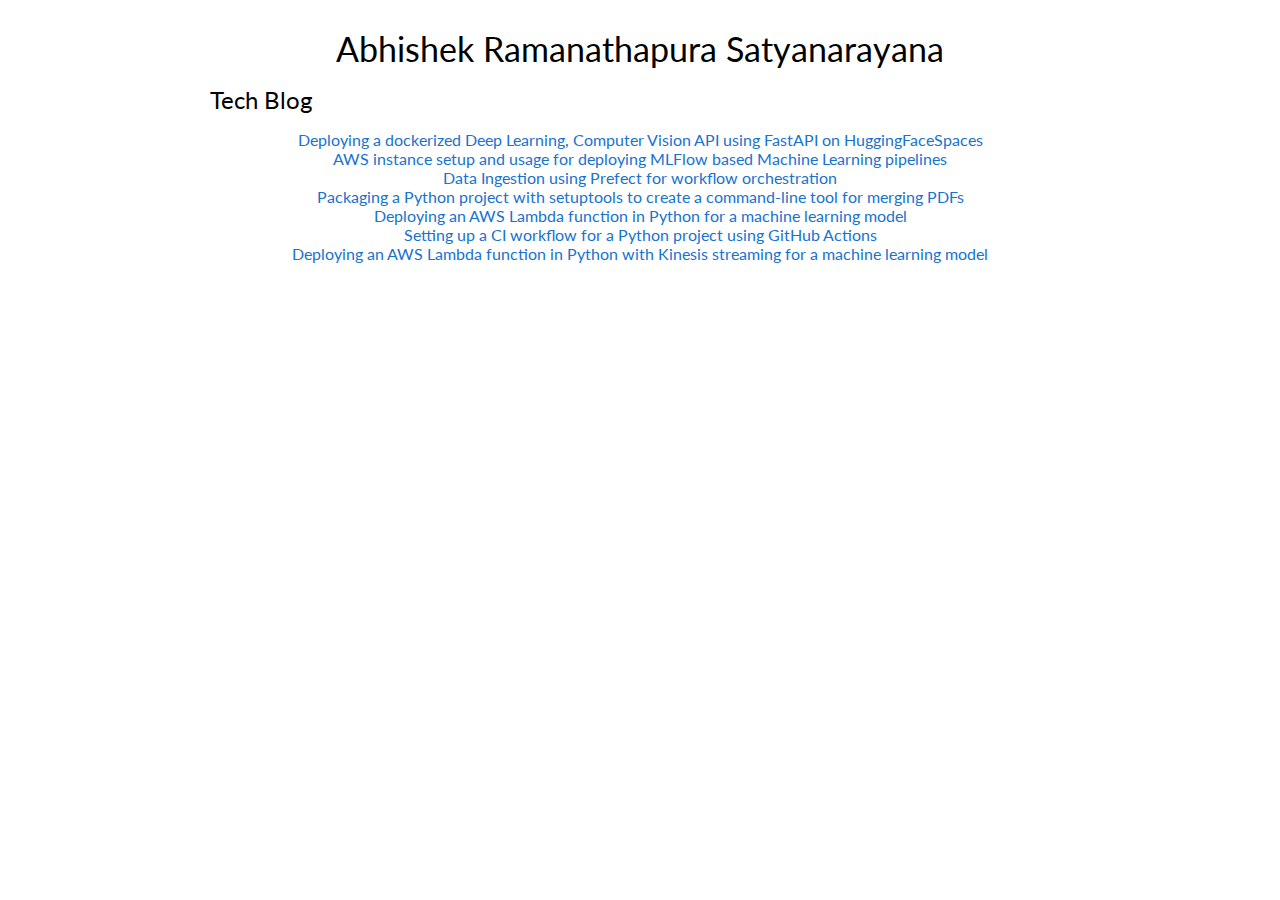
<file: blogs/tech_blogs/tech_blogs.html>
<!DOCTYPE HTML PUBLIC "-//W3C//DTD HTML 4.01 Transitional//EN">
<html>

<head>
  <meta name=viewport content=“width=800”>
  <meta name="generator" content="HTML Tidy for Linux/x86 (vers 11 February 2007), see www.w3.org">
  <meta name="google-site-verification" content="XXjK99sZKdpFN8kxwbglvDK8Gbhanfx-QfZGGG_TU1M" />
  <style type="text/css">
    /* Color scheme stolen from Sergey Karayev */

    a {
      color: #1772d0;
      text-decoration: none;
    }

    a:focus,
    a:hover {
      color: #f09228;
      text-decoration: none;
    }

    body,
    td,
    th,
    tr,
    p,
    a {
      font-family: 'Lato', Verdana, Helvetica, sans-serif;
      font-size: 16px
    }

    strong {
      font-family: 'Lato', Verdana, Helvetica, sans-serif;
      font-size: 16px;
    }

    heading {
      font-family: 'Lato', Verdana, Helvetica, sans-serif;
      font-size: 24px;
    }

    papertitle {
      font-family: 'Lato', Verdana, Helvetica, sans-serif;
      font-size: 16px;
      font-weight: 700
    }

    name {
      font-family: 'Lato', Verdana, Helvetica, sans-serif;
      font-size: 34px;
    }

    #paper_img{
      width: 200px;
    }

    .fade {
      transition: opacity .2s ease-in-out;
      -moz-transition: opacity .2s ease-in-out;
      -webkit-transition: opacity .2s ease-in-out;
    }

    span.highlight {
      background-color: #ffffd0;
    }
  </style>

  <title>Abhishek Ramanathapura Satyanarayana</title>
  <meta http-equiv="Content-Type" content="text/html; charset=us-ascii">
  <link href='http://fonts.googleapis.com/css?family=Lato:400,700,400italic,700italic' rel='stylesheet' type='text/css'>
</head>

<body>
  <table width="900" border="0" align="center" cellspacing="0" cellpadding="0">
    <tr>
      <td>
        <table width="100%" align="center" border="0" cellspacing="0" cellpadding="20">
          <tr>
            <td width="67%" valign="middle">
              <p align="center">
                <name>Abhishek Ramanathapura Satyanarayana</name>
              </p>

              <heading>Tech Blog</heading>

              <p align="center">
                <a href="tech_blog_1.html"> Deploying a dockerized Deep Learning, Computer Vision API using FastAPI on HuggingFaceSpaces </a>
                <br>
                <a href="tech_blog_2.html"> AWS instance setup and usage for deploying MLFlow based Machine Learning pipelines </a>
                <br>
                <a href="tech_blog_3.html"> Data Ingestion using Prefect for workflow orchestration </a>
                <br>
                <a href="tech_blog_4.html"> Packaging a Python project with setuptools to create a command-line tool for merging PDFs </a>
                <br>
                <a href="tech_blog_5.html"> Deploying an AWS Lambda function in Python for a machine learning model </a>
                <br>
                <a href="tech_blog_6.html"> Setting up a CI workflow for a Python project using GitHub Actions </a>
                <br>
                <a href="tech_blog_7.html"> Deploying an AWS Lambda function in Python with Kinesis streaming for a machine learning model </a>
                <br>
              </p>
            </td>
          </tr>
        </table>
      </td>
    </tr>
  </table>
</body>

</html>
</file>
<file: assets/css/tech_blog.css>
code {
  font-family: Consolas,"courier new";
  color: crimson;
  background-color: #f1f1f1;
  padding: 2px;
  font-size: 105%;
  white-space: pre-line;
}

pre {
  background-color: #f1f1f1;
}
</file>
